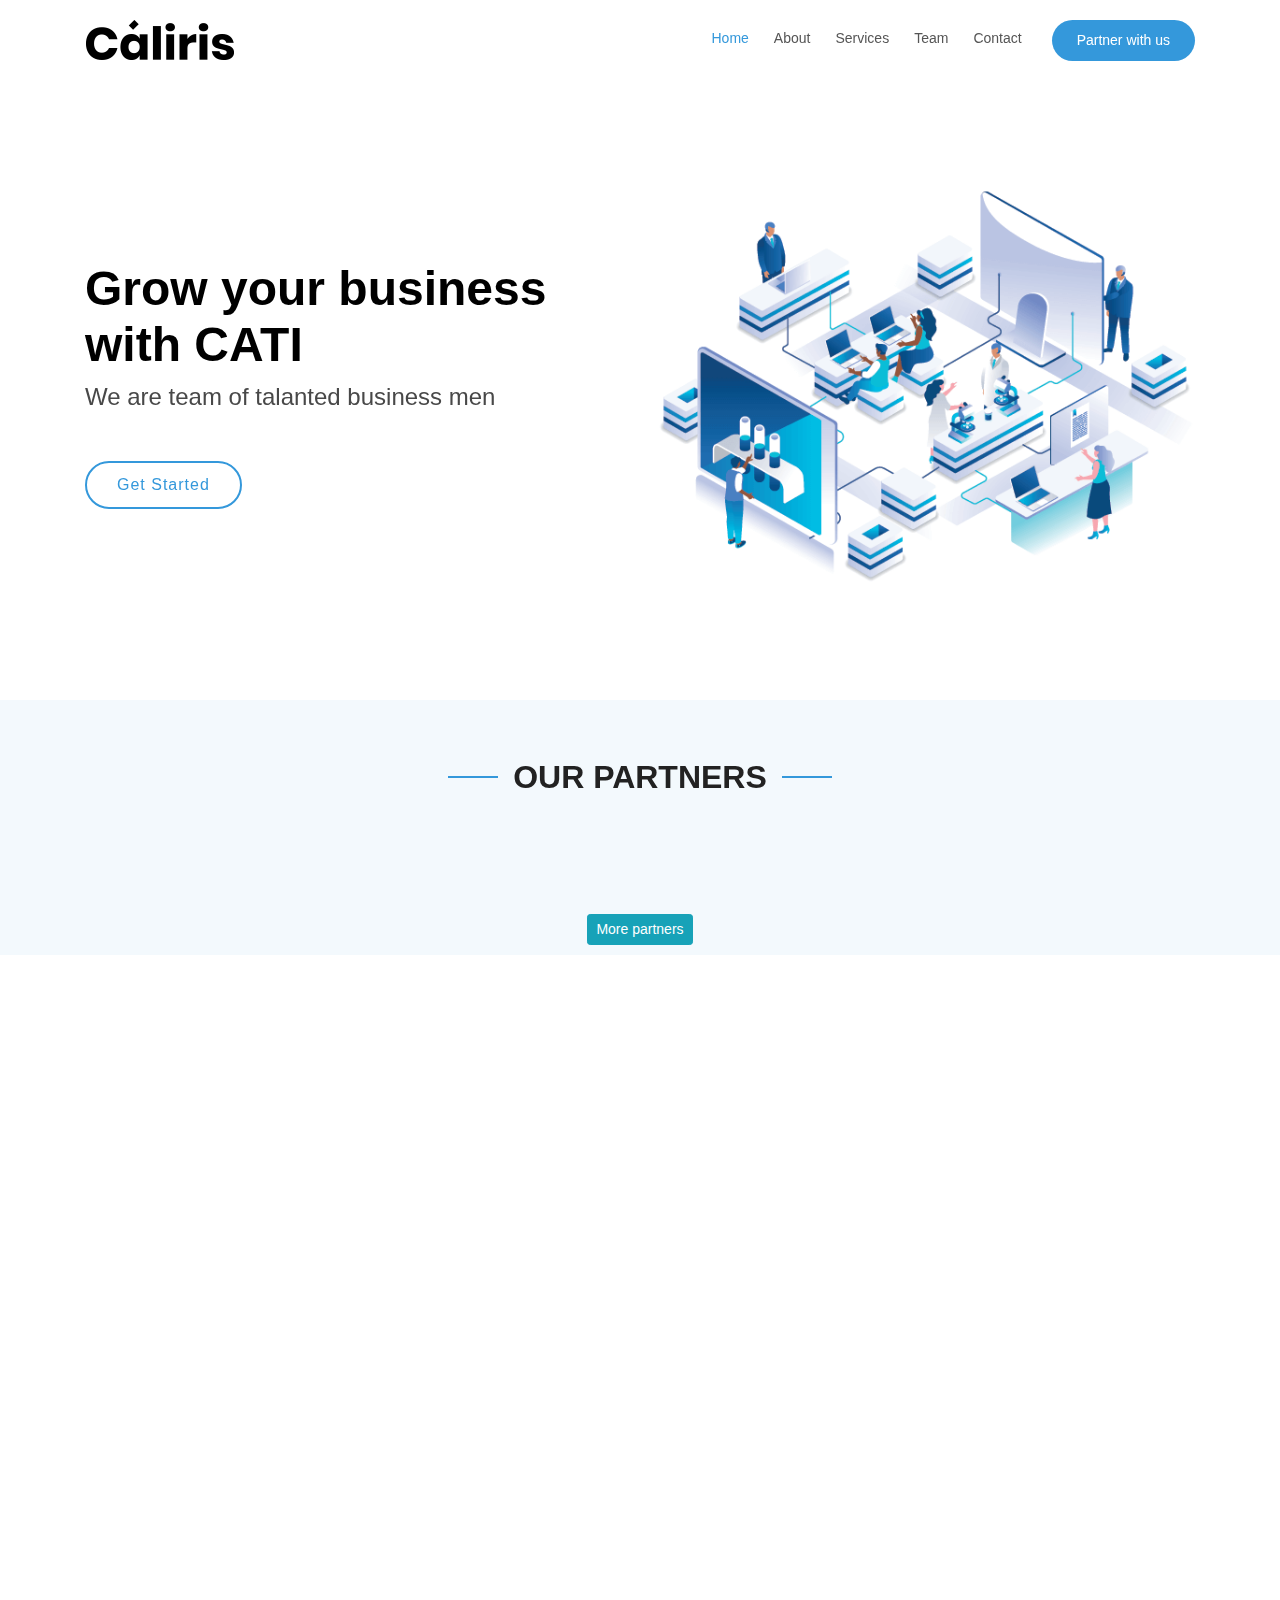
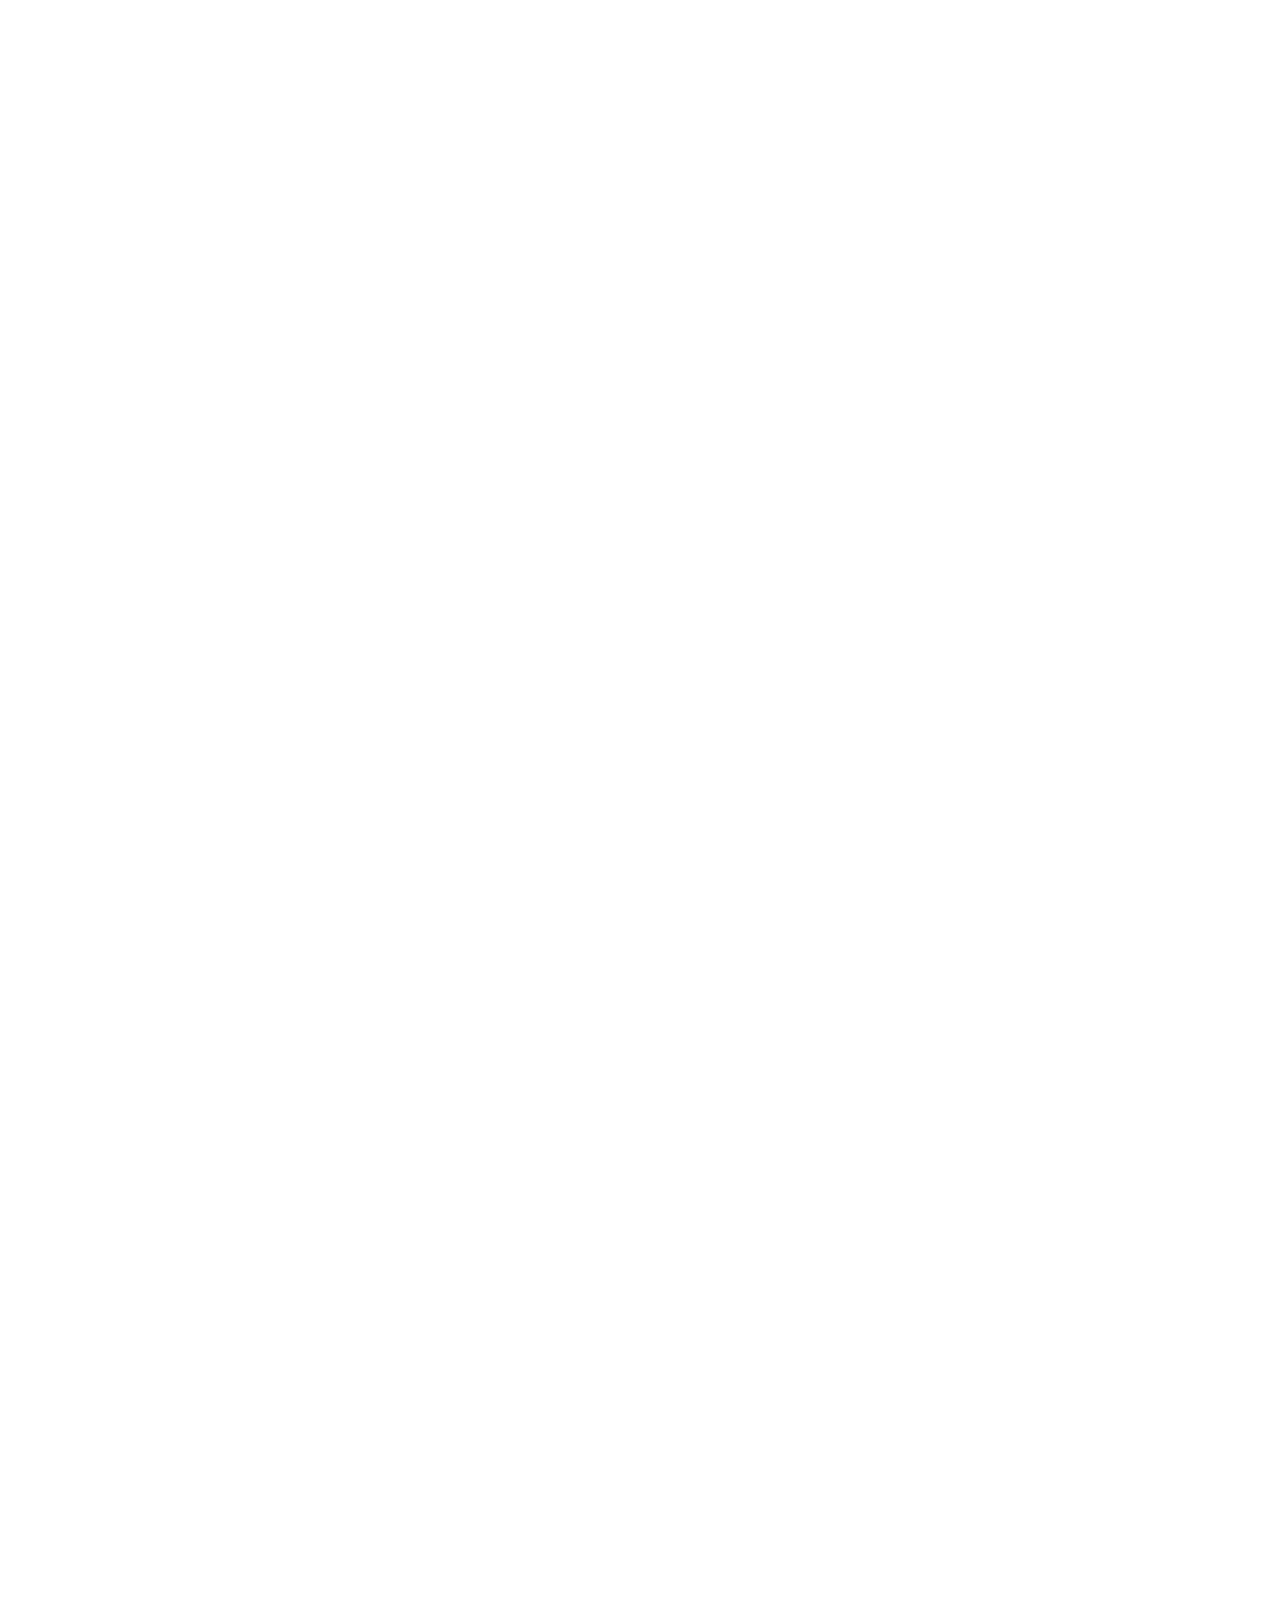
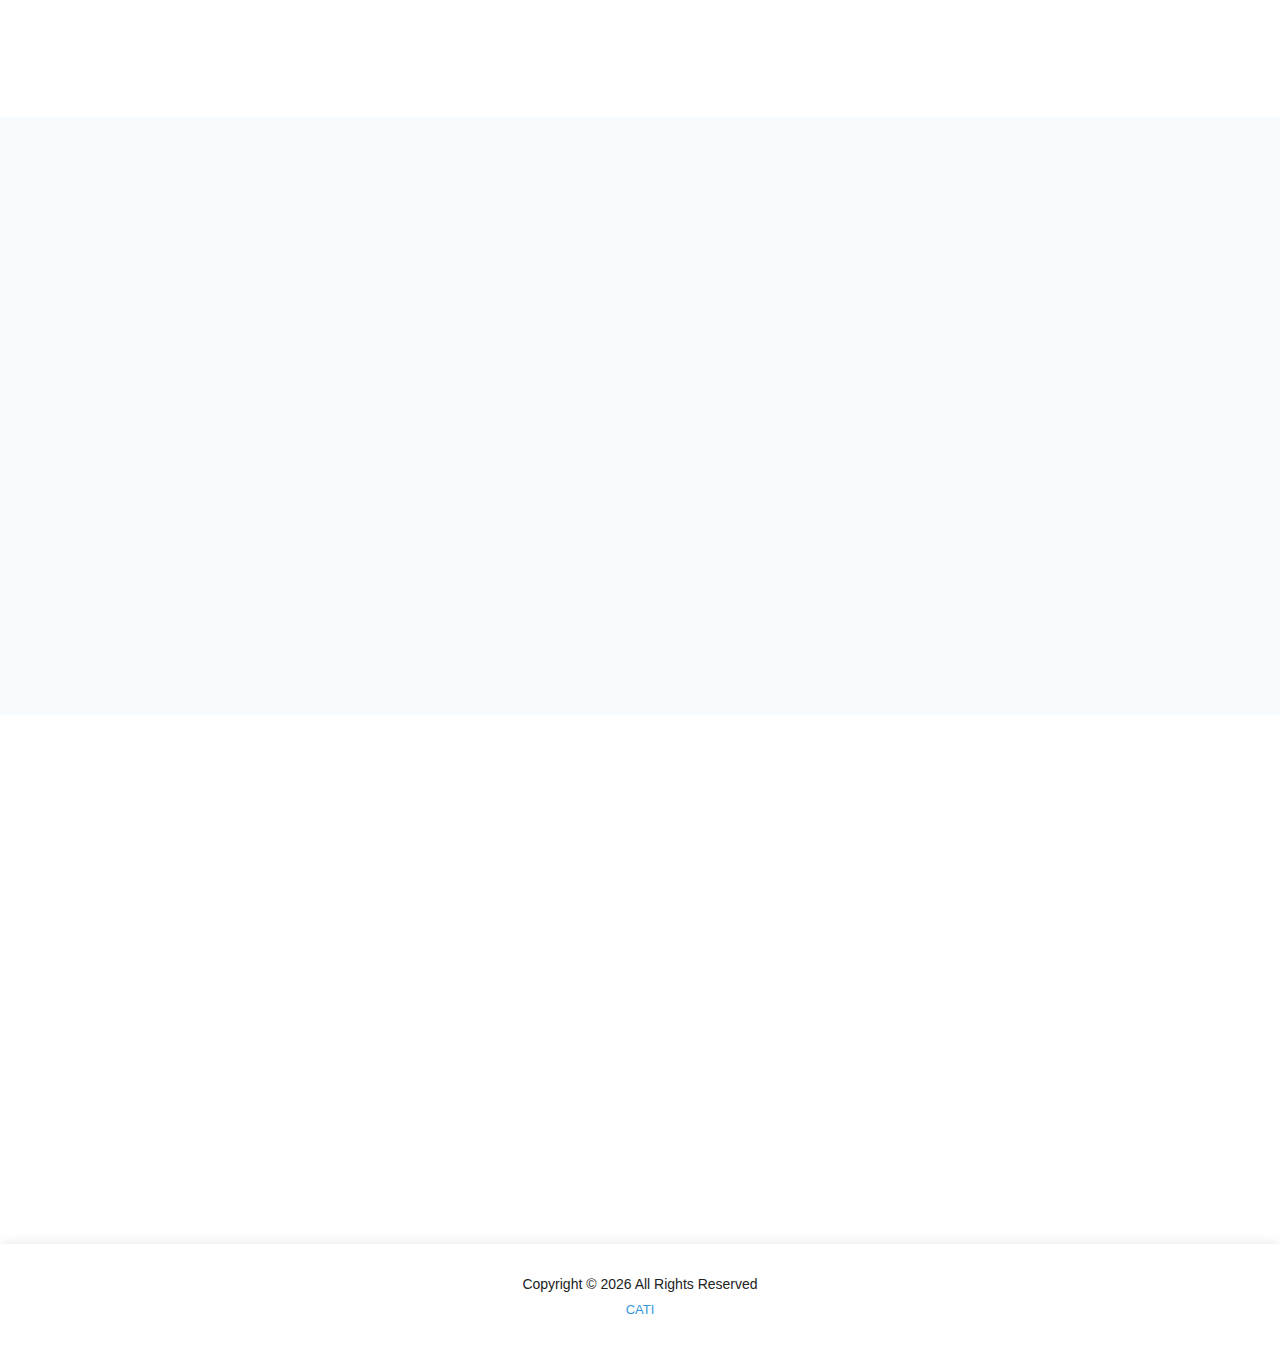
<file: index.html>
<!-- @format -->

<!DOCTYPE html>
<html lang="en">
	<head>
		<meta charset="utf-8" />
		<meta content="width=device-width, initial-scale=1.0" name="viewport" />

		<title>CATI - Home</title>
		<meta content="" name="descriptison" />
		<meta content="" name="keywords" />

		<!-- Favicons -->
		<!-- <link href="assets/img/favicon.png" rel="icon" /> -->

		<link
			href="assets/vendor/bootstrap/css/bootstrap.min.css"
			rel="stylesheet"
		/>
		<link href="assets/vendor/icofont/icofont.min.css" rel="stylesheet" />
		<link href="assets/vendor/remixicon/remixicon.css" rel="stylesheet" />
		<link href="assets/vendor/boxicons/css/boxicons.min.css" rel="stylesheet" />
		<link
			href="assets/vendor/owl.carousel/assets/owl.carousel.min.css"
			rel="stylesheet"
		/>
		<link href="assets/vendor/aos/aos.css" rel="stylesheet" />

		<link href="assets/css/style.css" rel="stylesheet" />


	</head>

	<body>
		<!-- ======= Header ======= -->
		<header id="header" class="fixed-top d-flex align-items-center">
			<div class="container d-flex align-items-center">
				<div class="logo mr-auto">

					<a href="index.html"><img src="assets/img/logo.png" alt="" class="img-fluid"></a>
				</div>

				<nav class="nav-menu d-none d-lg-block">
					<ul>
						<li class="active"><a href="#header">Home</a></li>
						<li><a href="#about">About</a></li>
						<li><a href="#services">Services</a></li>
						<li><a href="#team">Team</a></li>
						<!-- <li class="drop-down">
							<a href="">Drop Down</a>
							<ul>
								<li><a href="#">Drop Down 1</a></li>
								<li class="drop-down">
									<a href="#">Drop Down 2</a>
									<ul>
										<li><a href="#">Deep Drop Down 1</a></li>
										<li><a href="#">Deep Drop Down 2</a></li>
										<li><a href="#">Deep Drop Down 3</a></li>
										<li><a href="#">Deep Drop Down 4</a></li>
										<li><a href="#">Deep Drop Down 5</a></li>
									</ul>
								</li>
								<li><a href="#">Drop Down 3</a></li>
								<li><a href="#">Drop Down 4</a></li>
								<li><a href="#">Drop Down 5</a></li>
							</ul>
						</li> -->
						<li><a href="#contact">Contact</a></li>

						<li class="get-started"><a href="partner.html">Partner with us</a></li>
					</ul>
				</nav>
				<!-- .nav-menu -->
			</div>
		</header>
		<!-- End Header -->

		<!-- ======= Hero Section ======= -->
		<section id="hero" class="d-flex align-items-center">
			<div class="container">
				<div class="row">
					<div
						class="col-lg-6 pt-5 pt-lg-0 order-2 order-lg-1 d-flex flex-column justify-content-center"
					>
						<h1 data-aos="fade-up">Grow your business with CATI</h1>
						<h2 data-aos="fade-up" data-aos-delay="400">
							We are team of talanted business men 
						</h2>
						<div data-aos="fade-up" data-aos-delay="800">
							<a href="#about" class="btn-get-started scrollto">Get Started</a>
						</div>
					</div>
					<div
						class="col-lg-6 order-1 order-lg-2 hero-img"
						data-aos="fade-left"
						data-aos-delay="200"
					>
						<img
							src="assets/img/hero-img.png"
							class="img-fluid animated"
							alt=""
						/>
					</div>
				</div>
			</div>
		</section>
		<!-- End Hero -->

		<main id="main">
			<!-- ======= Clients Section ======= -->
			<section id="clients" class="clients clients">
				<div class="section-title mt-5 mb-3" data-aos="fade-up">
					<h2>Our partners</h2>
				</div>
				<div class="container">
					<div class="row">
						<div class="col-lg-2 col-md-4 col-6">
							<img
								src="assets/img/clients/client-1.png"
								class="img-fluid"
								alt=""
								data-aos="zoom-in"
							/>
						</div>

						<div class="col-lg-2 col-md-4 col-6">
							<img
								src="assets/img/clients/client-2.png"
								class="img-fluid"
								alt=""
								data-aos="zoom-in"
								data-aos-delay="100"
							/>
						</div>

						<div class="col-lg-2 col-md-4 col-6">
							<img
								src="assets/img/clients/client-3.png"
								class="img-fluid"
								alt=""
								data-aos="zoom-in"
								data-aos-delay="200"
							/>
						</div>

						<div class="col-lg-2 col-md-4 col-6">
							<img
								src="assets/img/clients/client-4.png"
								class="img-fluid"
								alt=""
								data-aos="zoom-in"
								data-aos-delay="300"
							/>
						</div>

						<div class="col-lg-2 col-md-4 col-6">
							<img
								src="assets/img/clients/client-5.png"
								class="img-fluid"
								alt=""
								data-aos="zoom-in"
								data-aos-delay="400"
							/>
						</div>

						<div class="col-lg-2 col-md-4 col-6">
							<img
								src="assets/img/clients/client-6.png"
								class="img-fluid"
								alt=""
								data-aos="zoom-in"
								data-aos-delay="500"
							/>
						</div>
					</div>
					<a href="#part"  data-toggle="collapse" class="btn btn-info btn-sm">More partners</a>
                    

					<div class="row collapse" id="part">
						<div class="col-lg-2 col-md-4 col-6">
							<img
								src="assets/img/clients/client-1.png"
								class="img-fluid"
								alt=""
								data-aos="zoom-in"
							/>
						</div>

						<div class="col-lg-2 col-md-4 col-6">
							<img
								src="assets/img/clients/client-2.png"
								class="img-fluid"
								alt=""
								data-aos="zoom-in"
								data-aos-delay="100"
							/>
						</div>

						<div class="col-lg-2 col-md-4 col-6">
							<img
								src="assets/img/clients/client-3.png"
								class="img-fluid"
								alt=""
								data-aos="zoom-in"
								data-aos-delay="200"
							/>
						</div>

						<div class="col-lg-2 col-md-4 col-6">
							<img
								src="assets/img/clients/client-4.png"
								class="img-fluid"
								alt=""
								data-aos="zoom-in"
								data-aos-delay="300"
							/>
						</div>

						<div class="col-lg-2 col-md-4 col-6">
							<img
								src="assets/img/clients/client-5.png"
								class="img-fluid"
								alt=""
								data-aos="zoom-in"
								data-aos-delay="400"
							/>
						</div>

						<div class="col-lg-2 col-md-4 col-6">
							<img
								src="assets/img/clients/client-6.png"
								class="img-fluid"
								alt=""
								data-aos="zoom-in"
								data-aos-delay="500"
							/>
						</div>

					</div>
				</div>
			</section>
			<!-- End Clients Section -->

			<!-- ======= About Us Section ======= -->
			<section id="about" class="about">
				<div class="container">
					<div class="section-title" data-aos="fade-up">
						<h2>About Us</h2>
					</div>

					<div class="row content">
						<div class="col-lg-6" data-aos="fade-up" data-aos-delay="150">
							<p>
								Lorem ipsum dolor sit amet, consectetur adipiscing elit, sed do
								eiusmod tempor incididunt ut labore et dolore magna aliqua.
							</p>
							<ul>
								<li>
									<i class="ri-check-double-line"></i> Ullamco laboris nisi ut
									aliquip ex ea commodo consequat
								</li>
								<li>
									<i class="ri-check-double-line"></i> Duis aute irure dolor in
									reprehenderit in voluptate velit
								</li>
								<li>
									<i class="ri-check-double-line"></i> Ullamco laboris nisi ut
									aliquip ex ea commodo consequat
								</li>
								<li>
									<i class="ri-check-double-line"></i> Ullamco laboris nisi ut
									aliquip ex ea commodo consequat
								</li>
								<li>
									<i class="ri-check-double-line"></i> Duis aute irure dolor in
									reprehenderit in voluptate velit
								</li>
								<li>
									<i class="ri-check-double-line"></i> Ullamco laboris nisi ut
									aliquip ex ea commodo consequat
								</li>
							</ul>
						</div>
						<div
							class="col-lg-6 pt-4 pt-lg-0"
							data-aos="fade-up"
							data-aos-delay="300"
						>
							<p>
								Ullamco laboris nisi ut aliquip ex ea commodo consequat. Duis
								aute irure dolor in reprehenderit in voluptate velit esse cillum
								dolore eu fugiat nulla pariatur. Excepteur sint occaecat
								cupidatat non proident, sunt in culpa qui officia deserunt
								mollit anim id est laborum.
							</p>
							<p>
								Ullamco laboris nisi ut aliquip ex ea commodo consequat. Duis
								aute irure dolor in reprehenderit in voluptate velit esse cillum
								dolore eu fugiat nulla pariatur. Excepteur sint occaecat
								cupidatat non proident, sunt in culpa qui officia deserunt
								mollit anim id est laborum.
							</p>
							<p>
								Ullamco laboris nisi ut aliquip ex ea commodo consequat. Duis
								aute irure dolor in reprehenderit in voluptate velit esse cillum
								dolore eu fugiat nulla pariatur. Excepteur sint occaecat
								cupidatat non proident, sunt in culpa qui officia deserunt
								mollit anim id est laborum.
							</p>
							<a href="More.html" class="btn-learn-more">Learn More</a>
						</div>
					</div>
				</div>
			</section>
			<!-- End About Us Section -->

		

			<!-- ======= Services Section ======= -->
			<section id="services" class="services">
				<div class="container">
					<div class="section-title" data-aos="fade-up">
						<h2>Services</h2>
						<p>
							Magnam dolores commodi suscipit eius consequatur ex aliquid fug
						</p>
					</div>

					<div class="row">
						<div
							class="col-md-6 col-lg-3 d-flex align-items-stretch mb-5 mb-lg-0"
						>
							<div class="icon-box" data-aos="fade-up" data-aos-delay="100">
								<div class="icon"><i class="bx bxl-dribbble"></i></div>
								<h4 class="title"><a href="">Biz2DevAfrika
								</a></h4>
								<p class="description">
									Voluptatum deleniti atque corrupti quos dolores et quas
									molestias excepturi
								</p>
							</div>
						</div>

						<div
							class="col-md-6 col-lg-3 d-flex align-items-stretch mb-5 mb-lg-0"
						>
							<div class="icon-box" data-aos="fade-up" data-aos-delay="200">
								<div class="icon"><i class="bx bx-file"></i></div>
								<h4 class="title"><a href="">Centre de
									Development</a></h4>
								<p class="description">
									Duis aute irure dolor in reprehenderit in voluptate velit esse
									cillum dolore
								</p>
							</div>
						</div>

						<div
							class="col-md-6 col-lg-3 d-flex align-items-stretch mb-5 mb-lg-0"
						>
							<div class="icon-box" data-aos="fade-up" data-aos-delay="300">
								<div class="icon"><i class="bx bx-tachometer"></i></div>
								<h4 class="title"><a href="">Audit & Conseil
								</a></h4>
								<p class="description">
									Excepteur sint occaecat cupidatat non proident, sunt in culpa
									qui officia
								</p>
							</div>
						</div>

						<div
							class="col-md-6 col-lg-3 d-flex align-items-stretch mb-5 mb-lg-0"
						>
							<div class="icon-box" data-aos="fade-up" data-aos-delay="400">
								<div class="icon"><i class="bx bx-world"></i></div>
								<h4 class="title"><a href="">Formation </a></h4>
								<p class="description">
									At vero eos et accusamus et iusto odio dignissimos ducimus qui
									blanditiis
								</p>
							</div>
						</div>
					</div>
					<div class="row mt-5 text-center">
						<div
						class="col-md-12 col-lg-12  align-items-stretch mb-5 mb-lg-0"
					>
						<div class="icon-box" data-aos="fade-up" data-aos-delay="400">
							<div class="icon"><i class="bx bx-world"></i></div>
							<h4 class="title"><a href="">Transnumerik
							</a></h4>
							<p class="description">
								At vero eos et accusamus et iusto odio dignissimos ducimus qui
								blanditiis
							</p>
						</div>
					</div>

					</div>
				</div>
			</section>
			<!-- End Services Section -->

			<!-- ======= More Services Section ======= -->
			<section id="more-services" class="more-services">
				<div class="container">
					<div class="row">
						<div class="col-md-6 d-flex align-items-stretch">
							<div
								class="card"
								style="background-image: url('assets/img/more-services-1.jpg')"
								data-aos="fade-up"
								data-aos-delay="100"
							>
								<div class="card-body">
									<h5 class="card-title"><a href="">Biz2DevAfrika</a></h5>
									<p class="card-text">
										Lorem ipsum dolor sit amet, consectetur elit, sed do eiusmod
										tempor ut labore et dolore magna aliqua.
									</p>
								</div>
							</div>
						</div>
						<div class="col-md-6 d-flex align-items-stretch mt-4 mt-md-0">
							<div
								class="card"
								style="background-image: url('assets/img/more-services-2.jpg')"
								data-aos="fade-up"
								data-aos-delay="200"
							>
								<div class="card-body">
									<h5 class="card-title"><a href="">Centre de
										Development
										</a></h5>
									<p class="card-text">
										Sed ut perspiciatis unde omnis iste natus error sit
										voluptatem doloremque laudantium, totam rem.
									</p>

								</div>
							</div>
						</div>
						<div class="col-md-6 d-flex align-items-stretch mt-4">
							<div
								class="card"
								style="background-image: url('assets/img/more-services-3.jpg')"
								data-aos="fade-up"
								data-aos-delay="100"
							>
								<div class="card-body">
									<h5 class="card-title"><a href="">Audit & Conseil</a></h5>
									<p class="card-text">
										Nemo enim ipsam voluptatem quia voluptas sit aut odit aut
										fugit, sed quia magni dolores.
									</p>

								</div>
							</div>
						</div>
						<div class="col-md-6 d-flex align-items-stretch mt-4">
							<div
								class="card"
								style="background-image: url('assets/img/more-services-4.jpg')"
								data-aos="fade-up"
								data-aos-delay="200"
							>
								<div class="card-body">
									<h5 class="card-title"><a href="">Formation </a></h5>
									<p class="card-text">
										Nostrum eum sed et autem dolorum perspiciatis. Magni porro
										quisquam laudantium voluptatem.
									</p>

								</div>
							</div>
						</div>
					</div>
					<div class="row mt-5">
						<div class="col-md-12 d-flex align-items-stretch">
							<div
								class="card"
								style="background-image: url('assets/img/more-services-1.jpg')"
								data-aos="fade-up"
								data-aos-delay="100"
							>
								<div class="card-body">
									<h5 class="card-title"><a href="">Transnumerik
									</a></h5>
									<p class="card-text">
										Lorem ipsum dolor sit amet, consectetur elit, sed do eiusmod
										tempor ut labore et dolore magna aliqua.
									</p>

								</div>
							</div>
						</div>

					</div>
				</div>
			</section>
			<!-- End More Services Section -->

	



			<!-- ======= Team Section ======= -->
			<section id="team" class="team section-bg">
				<div class="container">
					<div class="section-title" data-aos="fade-up">
						<h2>Team</h2>
						<p>Necessitatibus eius consequatur ex aliquid fuga eum quidem</p>
					</div>

					<div class="row">
						<div class="col-lg-3 col-md-6 d-flex align-items-stretch">
							<div class="member" data-aos="fade-up" data-aos-delay="100">
								<div class="member-img">
									<img
										src="assets/img/team/team-1.jpg"
										class="img-fluid"
										alt=""
									/>
									<div class="social">
										<a href=""><i class="icofont-twitter"></i></a>
										<a href=""><i class="icofont-facebook"></i></a>
										<a href=""><i class="icofont-instagram"></i></a>
										<a href=""><i class="icofont-linkedin"></i></a>
									</div>
								</div>
								<div class="member-info">
									<h4>Walter White</h4>
									<span>Chief Executive Officer</span>
								</div>
							</div>
						</div>

						<div class="col-lg-3 col-md-6 d-flex align-items-stretch">
							<div class="member" data-aos="fade-up" data-aos-delay="200">
								<div class="member-img">
									<img
										src="assets/img/team/team-2.jpg"
										class="img-fluid"
										alt=""
									/>
									<div class="social">
										<a href=""><i class="icofont-twitter"></i></a>
										<a href=""><i class="icofont-facebook"></i></a>
										<a href=""><i class="icofont-instagram"></i></a>
										<a href=""><i class="icofont-linkedin"></i></a>
									</div>
								</div>
								<div class="member-info">
									<h4>Sarah Jhonson</h4>
									<span>Product Manager</span>
								</div>
							</div>
						</div>

						<div class="col-lg-3 col-md-6 d-flex align-items-stretch">
							<div class="member" data-aos="fade-up" data-aos-delay="300">
								<div class="member-img">
									<img
										src="assets/img/team/team-3.jpg"
										class="img-fluid"
										alt=""
									/>
									<div class="social">
										<a href=""><i class="icofont-twitter"></i></a>
										<a href=""><i class="icofont-facebook"></i></a>
										<a href=""><i class="icofont-instagram"></i></a>
										<a href=""><i class="icofont-linkedin"></i></a>
									</div>
								</div>
								<div class="member-info">
									<h4>William Anderson</h4>
									<span>CTO</span>
								</div>
							</div>
						</div>

						<div class="col-lg-3 col-md-6 d-flex align-items-stretch">
							<div class="member" data-aos="fade-up" data-aos-delay="400">
								<div class="member-img">
									<img
										src="assets/img/team/team-4.jpg"
										class="img-fluid"
										alt=""
									/>
									<div class="social">
										<a href=""><i class="icofont-twitter"></i></a>
										<a href=""><i class="icofont-facebook"></i></a>
										<a href=""><i class="icofont-instagram"></i></a>
										<a href=""><i class="icofont-linkedin"></i></a>
									</div>
								</div>
								<div class="member-info">
									<h4>Amanda Jepson</h4>
									<span>Accountant</span>
								</div>
							</div>
						</div>
					</div>
				</div>
			</section>
			<!-- End Team Section -->



			<!-- ======= Contact Section ======= -->
			<section id="contact" class="contact">
				<div class="container">
					<div class="section-title" data-aos="fade-up">
						<h2>Contact Us</h2>
					</div>

					<div class="row">
						<div
							class="col-lg-4 col-md-6"
							data-aos="fade-up"
							data-aos-delay="100"
						>
							<div class="contact-about">
								<div class="logo mr-auto mb-3">

									<a href="index.html"><img src="assets/img/logo.png" width="200" alt="" class="img-fluid"></a>
								</div>
								<p>
									Cras fermentum odio eu feugiat. Justo eget magna fermentum
									iaculis eu non diam phasellus. Scelerisque felis imperdiet
									proin fermentum leo. Amet volutpat consequat mauris nunc
									congue.
								</p>
								<div class="social-links">
									<a href="#" class="twitter"
										><i class="icofont-twitter"></i
									></a>
									<a href="#" class="facebook"
										><i class="icofont-facebook"></i
									></a>
									<a href="#" class="instagram"
										><i class="icofont-envelope-open"></i
									></a>
									<a href="#" class="linkedin"
										><i class="icofont-linkedin"></i
									></a>
								</div>
							</div>
						</div>

						<div
							class="col-lg-3 col-md-6 mt-4 mt-md-0"
							data-aos="fade-up"
							data-aos-delay="200"
						>
							<div class="info">
								<div>
									<i class="ri-map-pin-line"></i>
									<p>A108 dummy street<br />New York, NY 535022</p>
								</div>

								<div>
									<i class="ri-mail-send-line"></i>
									<p>info@example.com</p>
								</div>

								<div>
									<i class="ri-phone-line"></i>
									<p>+1 5589 55488 55s</p>
								</div>
							</div>
						</div>

						<div
							class="col-lg-5 col-md-12"
							data-aos="fade-up"
							data-aos-delay="300"
						>
							<form
								action=""
								method="post"
								role="form"
								class="php-email-form"
							>
								<div class="form-group">
									<input
										type="text"
										name="name"
										class="form-control"
										id="name"
										placeholder="Your Name"
										data-rule="minlen:4"
										data-msg="Please enter at least 4 chars"
									/>
									<div class="validate"></div>
								</div>
								<div class="form-group">
									<input
										type="email"
										class="form-control"
										name="email"
										id="email"
										placeholder="Your Email"
										data-rule="email"
										data-msg="Please enter a valid email"
									/>
									<div class="validate"></div>
								</div>
								<div class="form-group">
									<input
										type="text"
										class="form-control"
										name="subject"
										id="subject"
										placeholder="Subject"
										data-rule="minlen:4"
										data-msg="Please enter at least 8 chars of subject"
									/>
									<div class="validate"></div>
								</div>
								<div class="form-group">
									<textarea
										class="form-control"
										name="message"
										rows="5"
										data-rule="required"
										data-msg="Please write something for us"
										placeholder="Message"
									></textarea>
									<div class="validate"></div>
								</div>
								<div class="mb-3">
									<div class="loading">Loading</div>
									<div class="error-message"></div>
									<div class="sent-message">
										Your message has been sent. Thank you!
									</div>
								</div>
								<div class="text-center">
									<button type="submit">Send Message</button>
								</div>
							</form>
						</div>
					</div>
				</div>
			</section>
			<!-- End Contact Section -->
		</main>
		<!-- End #main -->

  <!-- ======= Footer ======= -->
  <footer id="footer">
    <div class="container ">
      <div class="row d-flex align-items-center">
        <div class="col-lg-12  text-center">
          <div class="copyright">
           Copyright  &copy; <script>
             document.write(new Date().getFullYear())

           </script> All Rights Reserved
          </div>
          <div class="credits">
          <a href="#">CATI</a>
          </div>
        </div>

      </div>
    </div>
  </footer><!-- End Footer -->

		<a href="#" class="back-to-top"><i class="icofont-simple-up"></i></a>

		<!-- Vendor JS Files -->
		<script src="assets/vendor/jquery/jquery.min.js"></script>
		<script src="assets/vendor/bootstrap/js/bootstrap.bundle.min.js"></script>
		<script src="assets/vendor/jquery.easing/jquery.easing.min.js"></script>
		<!-- <script src="assets/vendor/php-email-form/validate.js"></script> -->
		<script src="assets/vendor/waypoints/jquery.waypoints.min.js"></script>
		<script src="assets/vendor/counterup/counterup.min.js"></script>
		<script src="assets/vendor/owl.carousel/owl.carousel.min.js"></script>
		<script src="assets/vendor/isotope-layout/isotope.pkgd.min.js"></script>
		<script src="assets/vendor/venobox/venobox.min.js"></script>
		<script src="assets/vendor/aos/aos.js"></script>

		<!-- Template Main JS File -->
		<script src="assets/js/main.js"></script>
	</body>
</html>
</file>
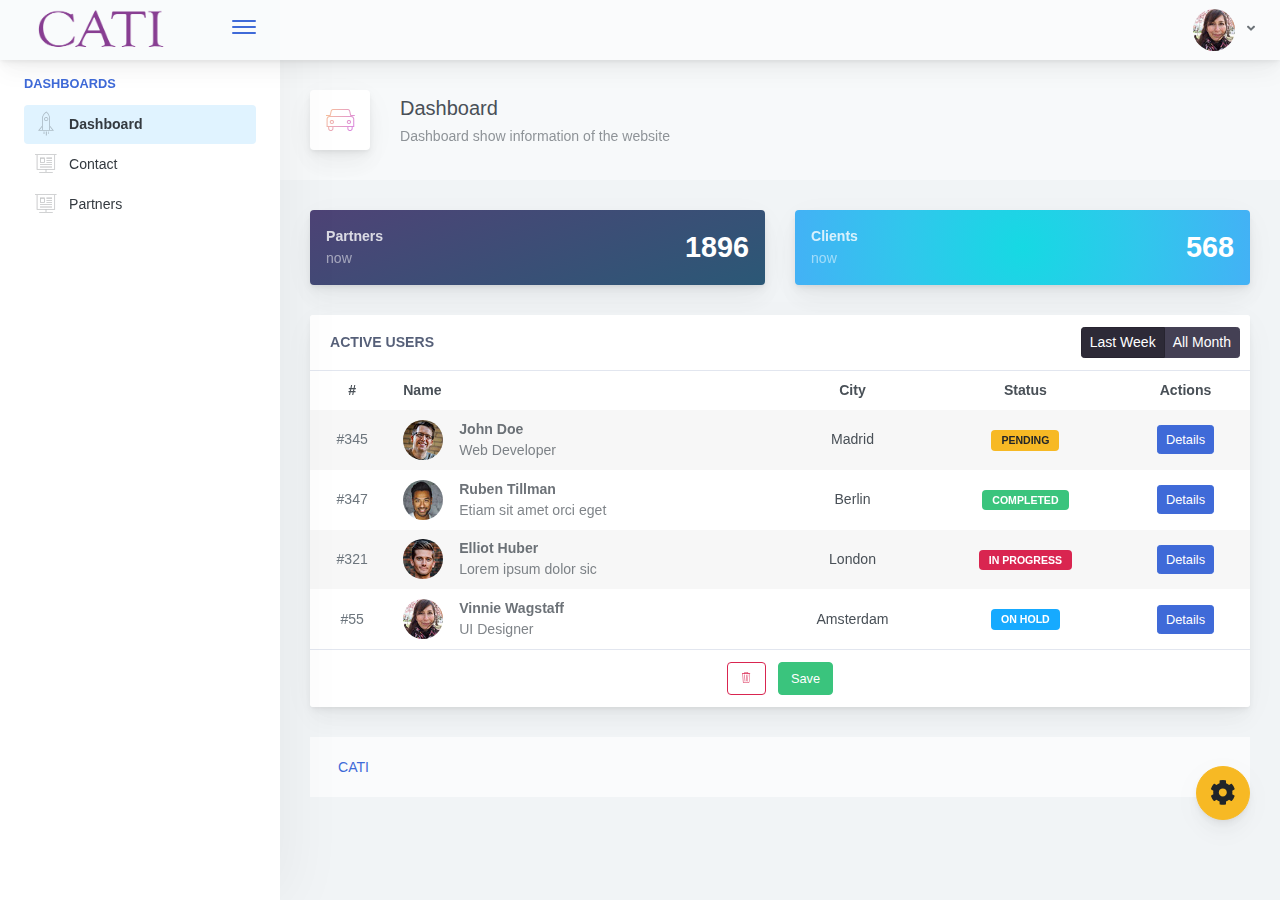
<file: admin/index.html>
<!doctype html>
<html lang="en">

<head>
    <meta charset="utf-8">
    <meta http-equiv="X-UA-Compatible" content="IE=edge">
    <meta http-equiv="Content-Language" content="en">
    <meta http-equiv="Content-Type" content="text/html; charset=utf-8"/>
    <title>Analytics Dashboard - This is an example dashboard created using build-in elements and components.</title>
    <meta name="viewport" content="width=device-width, initial-scale=1, maximum-scale=1, user-scalable=no, shrink-to-fit=no" />
    <meta name="description" content="This is an example dashboard created using build-in elements and components.">
    <meta name="msapplication-tap-highlight" content="no">

<link href="./main.css" rel="stylesheet"></head>
<body>
    <div class="app-container app-theme-white body-tabs-shadow fixed-sidebar fixed-header">
        <div class="app-header header-shadow">
            <div class="app-header__logo">
                <a href="index.html" class="navbar-brand"><img src="assets/images/logo-inverse.png" width="150" alt=""></a>
                <div class="header__pane ml-auto">
                    <div>
                        <button type="button" class="hamburger close-sidebar-btn hamburger--elastic" data-class="closed-sidebar">
                            <span class="hamburger-box">
                                <span class="hamburger-inner"></span>
                            </span>
                        </button>
                    </div>
                </div>
            </div>
            <div class="app-header__mobile-menu">
                <div>
                    <button type="button" class="hamburger hamburger--elastic mobile-toggle-nav">
                        <span class="hamburger-box">
                            <span class="hamburger-inner"></span>
                        </span>
                    </button>
                </div>
            </div>
            <div class="app-header__menu">
                <span>
                    <button type="button" class="btn-icon btn-icon-only btn btn-primary btn-sm mobile-toggle-header-nav">
                        <span class="btn-icon-wrapper">
                            <i class="fa fa-ellipsis-v fa-w-6"></i>
                        </span>
                    </button>
                </span>
            </div>    <div class="app-header__content">

                <div class="app-header-right">
                    <div class="header-btn-lg pr-0">
                        <div class="widget-content p-0">
                            <div class="widget-content-wrapper">
                                <div class="widget-content-left">
                                    <div class="btn-group">
                                        <a data-toggle="dropdown" aria-haspopup="true" aria-expanded="false" class="p-0 btn">
                                            <img width="42" class="rounded-circle" src="assets/images/avatars/1.jpg" alt="">
                                            <i class="fa fa-angle-down ml-2 opacity-8"></i>
                                        </a>
                                        <div tabindex="-1" role="menu" aria-hidden="true" class="dropdown-menu dropdown-menu-left">
                                            <a href="index.html" type="button"  class="dropdown-item">log out</a>


                                        </div>
                                    </div>
                                </div>
                                <div class="widget-content-left  ml-3 header-user-info">
                                    <div class="widget-heading">
                                        Alina Mclourd
                                    </div>
                                    <div class="widget-subheading">
                                        VP People Manager
                                    </div>
                                </div>

                            </div>
                        </div>
                    </div>        </div>
            </div>
        </div>        <div class="ui-theme-settings">
            <button type="button" id="TooltipDemo" class="btn-open-options btn btn-warning">
                <i class="fa fa-cog fa-w-16 fa-spin fa-2x"></i>
            </button>
            <div class="theme-settings__inner">
                <div class="scrollbar-container">
                    <div class="theme-settings__options-wrapper">
                        <h3 class="themeoptions-heading">Layout Options
                        </h3>
                        <div class="p-3">
                            <ul class="list-group">
                                <li class="list-group-item">
                                    <div class="widget-content p-0">
                                        <div class="widget-content-wrapper">
                                            <div class="widget-content-left mr-3">
                                                <div class="switch has-switch switch-container-class" data-class="fixed-header">
                                                    <div class="switch-animate switch-on">
                                                        <input type="checkbox" checked data-toggle="toggle" data-onstyle="success">
                                                    </div>
                                                </div>
                                            </div>
                                            <div class="widget-content-left">
                                                <div class="widget-heading">Fixed Header
                                                </div>
                                                <div class="widget-subheading">Makes the header top fixed, always visible!
                                                </div>
                                            </div>
                                        </div>
                                    </div>
                                </li>
                                <li class="list-group-item">
                                    <div class="widget-content p-0">
                                        <div class="widget-content-wrapper">
                                            <div class="widget-content-left mr-3">
                                                <div class="switch has-switch switch-container-class" data-class="fixed-sidebar">
                                                    <div class="switch-animate switch-on">
                                                        <input type="checkbox" checked data-toggle="toggle" data-onstyle="success">
                                                    </div>
                                                </div>
                                            </div>
                                            <div class="widget-content-left">
                                                <div class="widget-heading">Fixed Sidebar
                                                </div>
                                                <div class="widget-subheading">Makes the sidebar left fixed, always visible!
                                                </div>
                                            </div>
                                        </div>
                                    </div>
                                </li>
                                <li class="list-group-item">
                                    <div class="widget-content p-0">
                                        <div class="widget-content-wrapper">
                                            <div class="widget-content-left mr-3">
                                                <div class="switch has-switch switch-container-class" data-class="fixed-footer">
                                                    <div class="switch-animate switch-off">
                                                        <input type="checkbox" data-toggle="toggle" data-onstyle="success">
                                                    </div>
                                                </div>
                                            </div>
                                            <div class="widget-content-left">
                                                <div class="widget-heading">Fixed Footer
                                                </div>
                                                <div class="widget-subheading">Makes the app footer bottom fixed, always visible!
                                                </div>
                                            </div>
                                        </div>
                                    </div>
                                </li>
                            </ul>
                        </div>
                        <h3 class="themeoptions-heading">
                            <div>
                                Header Options
                            </div>
                            <button type="button" class="btn-pill btn-shadow btn-wide ml-auto btn btn-focus btn-sm switch-header-cs-class" data-class="">
                                Restore Default
                            </button>
                        </h3>
                        <div class="p-3">
                            <ul class="list-group">
                                <li class="list-group-item">
                                    <h5 class="pb-2">Choose Color Scheme
                                    </h5>
                                    <div class="theme-settings-swatches">
                                        <div class="swatch-holder bg-primary switch-header-cs-class" data-class="bg-primary header-text-light">
                                        </div>
                                        <div class="swatch-holder bg-secondary switch-header-cs-class" data-class="bg-secondary header-text-light">
                                        </div>
                                        <div class="swatch-holder bg-success switch-header-cs-class" data-class="bg-success header-text-dark">
                                        </div>
                                        <div class="swatch-holder bg-info switch-header-cs-class" data-class="bg-info header-text-dark">
                                        </div>
                                        <div class="swatch-holder bg-warning switch-header-cs-class" data-class="bg-warning header-text-dark">
                                        </div>
                                        <div class="swatch-holder bg-danger switch-header-cs-class" data-class="bg-danger header-text-light">
                                        </div>
                                        <div class="swatch-holder bg-light switch-header-cs-class" data-class="bg-light header-text-dark">
                                        </div>
                                        <div class="swatch-holder bg-dark switch-header-cs-class" data-class="bg-dark header-text-light">
                                        </div>
                                        <div class="swatch-holder bg-focus switch-header-cs-class" data-class="bg-focus header-text-light">
                                        </div>
                                        <div class="swatch-holder bg-alternate switch-header-cs-class" data-class="bg-alternate header-text-light">
                                        </div>
                                        <div class="divider">
                                        </div>
                                        <div class="swatch-holder bg-vicious-stance switch-header-cs-class" data-class="bg-vicious-stance header-text-light">
                                        </div>
                                        <div class="swatch-holder bg-midnight-bloom switch-header-cs-class" data-class="bg-midnight-bloom header-text-light">
                                        </div>
                                        <div class="swatch-holder bg-night-sky switch-header-cs-class" data-class="bg-night-sky header-text-light">
                                        </div>
                                        <div class="swatch-holder bg-slick-carbon switch-header-cs-class" data-class="bg-slick-carbon header-text-light">
                                        </div>
                                        <div class="swatch-holder bg-asteroid switch-header-cs-class" data-class="bg-asteroid header-text-light">
                                        </div>
                                        <div class="swatch-holder bg-royal switch-header-cs-class" data-class="bg-royal header-text-light">
                                        </div>
                                        <div class="swatch-holder bg-warm-flame switch-header-cs-class" data-class="bg-warm-flame header-text-dark">
                                        </div>
                                        <div class="swatch-holder bg-night-fade switch-header-cs-class" data-class="bg-night-fade header-text-dark">
                                        </div>
                                        <div class="swatch-holder bg-sunny-morning switch-header-cs-class" data-class="bg-sunny-morning header-text-dark">
                                        </div>
                                        <div class="swatch-holder bg-tempting-azure switch-header-cs-class" data-class="bg-tempting-azure header-text-dark">
                                        </div>
                                        <div class="swatch-holder bg-amy-crisp switch-header-cs-class" data-class="bg-amy-crisp header-text-dark">
                                        </div>
                                        <div class="swatch-holder bg-heavy-rain switch-header-cs-class" data-class="bg-heavy-rain header-text-dark">
                                        </div>
                                        <div class="swatch-holder bg-mean-fruit switch-header-cs-class" data-class="bg-mean-fruit header-text-dark">
                                        </div>
                                        <div class="swatch-holder bg-malibu-beach switch-header-cs-class" data-class="bg-malibu-beach header-text-light">
                                        </div>
                                        <div class="swatch-holder bg-deep-blue switch-header-cs-class" data-class="bg-deep-blue header-text-dark">
                                        </div>
                                        <div class="swatch-holder bg-ripe-malin switch-header-cs-class" data-class="bg-ripe-malin header-text-light">
                                        </div>
                                        <div class="swatch-holder bg-arielle-smile switch-header-cs-class" data-class="bg-arielle-smile header-text-light">
                                        </div>
                                        <div class="swatch-holder bg-plum-plate switch-header-cs-class" data-class="bg-plum-plate header-text-light">
                                        </div>
                                        <div class="swatch-holder bg-happy-fisher switch-header-cs-class" data-class="bg-happy-fisher header-text-dark">
                                        </div>
                                        <div class="swatch-holder bg-happy-itmeo switch-header-cs-class" data-class="bg-happy-itmeo header-text-light">
                                        </div>
                                        <div class="swatch-holder bg-mixed-hopes switch-header-cs-class" data-class="bg-mixed-hopes header-text-light">
                                        </div>
                                        <div class="swatch-holder bg-strong-bliss switch-header-cs-class" data-class="bg-strong-bliss header-text-light">
                                        </div>
                                        <div class="swatch-holder bg-grow-early switch-header-cs-class" data-class="bg-grow-early header-text-light">
                                        </div>
                                        <div class="swatch-holder bg-love-kiss switch-header-cs-class" data-class="bg-love-kiss header-text-light">
                                        </div>
                                        <div class="swatch-holder bg-premium-dark switch-header-cs-class" data-class="bg-premium-dark header-text-light">
                                        </div>
                                        <div class="swatch-holder bg-happy-green switch-header-cs-class" data-class="bg-happy-green header-text-light">
                                        </div>
                                    </div>
                                </li>
                            </ul>
                        </div>
                        <h3 class="themeoptions-heading">
                            <div>Sidebar Options</div>
                            <button type="button" class="btn-pill btn-shadow btn-wide ml-auto btn btn-focus btn-sm switch-sidebar-cs-class" data-class="">
                                Restore Default
                            </button>
                        </h3>
                        <div class="p-3">
                            <ul class="list-group">
                                <li class="list-group-item">
                                    <h5 class="pb-2">Choose Color Scheme
                                    </h5>
                                    <div class="theme-settings-swatches">
                                        <div class="swatch-holder bg-primary switch-sidebar-cs-class" data-class="bg-primary sidebar-text-light">
                                        </div>
                                        <div class="swatch-holder bg-secondary switch-sidebar-cs-class" data-class="bg-secondary sidebar-text-light">
                                        </div>
                                        <div class="swatch-holder bg-success switch-sidebar-cs-class" data-class="bg-success sidebar-text-dark">
                                        </div>
                                        <div class="swatch-holder bg-info switch-sidebar-cs-class" data-class="bg-info sidebar-text-dark">
                                        </div>
                                        <div class="swatch-holder bg-warning switch-sidebar-cs-class" data-class="bg-warning sidebar-text-dark">
                                        </div>
                                        <div class="swatch-holder bg-danger switch-sidebar-cs-class" data-class="bg-danger sidebar-text-light">
                                        </div>
                                        <div class="swatch-holder bg-light switch-sidebar-cs-class" data-class="bg-light sidebar-text-dark">
                                        </div>
                                        <div class="swatch-holder bg-dark switch-sidebar-cs-class" data-class="bg-dark sidebar-text-light">
                                        </div>
                                        <div class="swatch-holder bg-focus switch-sidebar-cs-class" data-class="bg-focus sidebar-text-light">
                                        </div>
                                        <div class="swatch-holder bg-alternate switch-sidebar-cs-class" data-class="bg-alternate sidebar-text-light">
                                        </div>
                                        <div class="divider">
                                        </div>
                                        <div class="swatch-holder bg-vicious-stance switch-sidebar-cs-class" data-class="bg-vicious-stance sidebar-text-light">
                                        </div>
                                        <div class="swatch-holder bg-midnight-bloom switch-sidebar-cs-class" data-class="bg-midnight-bloom sidebar-text-light">
                                        </div>
                                        <div class="swatch-holder bg-night-sky switch-sidebar-cs-class" data-class="bg-night-sky sidebar-text-light">
                                        </div>
                                        <div class="swatch-holder bg-slick-carbon switch-sidebar-cs-class" data-class="bg-slick-carbon sidebar-text-light">
                                        </div>
                                        <div class="swatch-holder bg-asteroid switch-sidebar-cs-class" data-class="bg-asteroid sidebar-text-light">
                                        </div>
                                        <div class="swatch-holder bg-royal switch-sidebar-cs-class" data-class="bg-royal sidebar-text-light">
                                        </div>
                                        <div class="swatch-holder bg-warm-flame switch-sidebar-cs-class" data-class="bg-warm-flame sidebar-text-dark">
                                        </div>
                                        <div class="swatch-holder bg-night-fade switch-sidebar-cs-class" data-class="bg-night-fade sidebar-text-dark">
                                        </div>
                                        <div class="swatch-holder bg-sunny-morning switch-sidebar-cs-class" data-class="bg-sunny-morning sidebar-text-dark">
                                        </div>
                                        <div class="swatch-holder bg-tempting-azure switch-sidebar-cs-class" data-class="bg-tempting-azure sidebar-text-dark">
                                        </div>
                                        <div class="swatch-holder bg-amy-crisp switch-sidebar-cs-class" data-class="bg-amy-crisp sidebar-text-dark">
                                        </div>
                                        <div class="swatch-holder bg-heavy-rain switch-sidebar-cs-class" data-class="bg-heavy-rain sidebar-text-dark">
                                        </div>
                                        <div class="swatch-holder bg-mean-fruit switch-sidebar-cs-class" data-class="bg-mean-fruit sidebar-text-dark">
                                        </div>
                                        <div class="swatch-holder bg-malibu-beach switch-sidebar-cs-class" data-class="bg-malibu-beach sidebar-text-light">
                                        </div>
                                        <div class="swatch-holder bg-deep-blue switch-sidebar-cs-class" data-class="bg-deep-blue sidebar-text-dark">
                                        </div>
                                        <div class="swatch-holder bg-ripe-malin switch-sidebar-cs-class" data-class="bg-ripe-malin sidebar-text-light">
                                        </div>
                                        <div class="swatch-holder bg-arielle-smile switch-sidebar-cs-class" data-class="bg-arielle-smile sidebar-text-light">
                                        </div>
                                        <div class="swatch-holder bg-plum-plate switch-sidebar-cs-class" data-class="bg-plum-plate sidebar-text-light">
                                        </div>
                                        <div class="swatch-holder bg-happy-fisher switch-sidebar-cs-class" data-class="bg-happy-fisher sidebar-text-dark">
                                        </div>
                                        <div class="swatch-holder bg-happy-itmeo switch-sidebar-cs-class" data-class="bg-happy-itmeo sidebar-text-light">
                                        </div>
                                        <div class="swatch-holder bg-mixed-hopes switch-sidebar-cs-class" data-class="bg-mixed-hopes sidebar-text-light">
                                        </div>
                                        <div class="swatch-holder bg-strong-bliss switch-sidebar-cs-class" data-class="bg-strong-bliss sidebar-text-light">
                                        </div>
                                        <div class="swatch-holder bg-grow-early switch-sidebar-cs-class" data-class="bg-grow-early sidebar-text-light">
                                        </div>
                                        <div class="swatch-holder bg-love-kiss switch-sidebar-cs-class" data-class="bg-love-kiss sidebar-text-light">
                                        </div>
                                        <div class="swatch-holder bg-premium-dark switch-sidebar-cs-class" data-class="bg-premium-dark sidebar-text-light">
                                        </div>
                                        <div class="swatch-holder bg-happy-green switch-sidebar-cs-class" data-class="bg-happy-green sidebar-text-light">
                                        </div>
                                    </div>
                                </li>
                            </ul>
                        </div>
                        <h3 class="themeoptions-heading">
                            <div>Main Content Options</div>
                            <button type="button" class="btn-pill btn-shadow btn-wide ml-auto active btn btn-focus btn-sm">Restore Default
                            </button>
                        </h3>
                        <div class="p-3">
                            <ul class="list-group">
                                <li class="list-group-item">
                                    <h5 class="pb-2">Page Section Tabs
                                    </h5>
                                    <div class="theme-settings-swatches">
                                        <div role="group" class="mt-2 btn-group">
                                            <button type="button" class="btn-wide btn-shadow btn-primary btn btn-secondary switch-theme-class" data-class="body-tabs-line">
                                                Line
                                            </button>
                                            <button type="button" class="btn-wide btn-shadow btn-primary active btn btn-secondary switch-theme-class" data-class="body-tabs-shadow">
                                                Shadow
                                            </button>
                                        </div>
                                    </div>
                                </li>
                            </ul>
                        </div>
                    </div>
                </div>
            </div>
        </div>        <div class="app-main">
                <div class="app-sidebar sidebar-shadow">
                    <div class="app-header__logo">
                        <div class="logo-src"></div>
                        <div class="header__pane ml-auto">
                            <div>
                                <button type="button" class="hamburger close-sidebar-btn hamburger--elastic" data-class="closed-sidebar">
                                    <span class="hamburger-box">
                                        <span class="hamburger-inner"></span>
                                    </span>
                                </button>
                            </div>
                        </div>
                    </div>
                    <div class="app-header__mobile-menu">
                        <div>
                            <button type="button" class="hamburger hamburger--elastic mobile-toggle-nav">
                                <span class="hamburger-box">
                                    <span class="hamburger-inner"></span>
                                </span>
                            </button>
                        </div>
                    </div>
                    <div class="app-header__menu">
                        <span>
                            <button type="button" class="btn-icon btn-icon-only btn btn-primary btn-sm mobile-toggle-header-nav">
                                <span class="btn-icon-wrapper">
                                    <i class="fa fa-ellipsis-v fa-w-6"></i>
                                </span>
                            </button>
                        </span>
                    </div>    <div class="scrollbar-sidebar">
                        <div class="app-sidebar__inner">
                            <ul class="vertical-nav-menu">
                                <li class="app-sidebar__heading">Dashboards</li>
                                <li>
                                    <a href="index.html" class="mm-active">
                                        <i class="metismenu-icon pe-7s-rocket"></i>
                                        Dashboard 
                                    </a>
                                </li>

 
                                <li  >
                                    <a href="tables-regular.html"  >
                                        <i class="metismenu-icon pe-7s-display2"></i>
                                       Contact
                                    </a>
                                </li>
                                 
                                <li  >
                                    <a href="partner.html"  >
                                        <i class="metismenu-icon pe-7s-display2"></i>
                                        Partners
                                    </a>
                                </li>
                               
                            </ul>
                        </div>
                    </div>
                </div>    <div class="app-main__outer">
                    <div class="app-main__inner">
                        <div class="app-page-title">
                            <div class="page-title-wrapper">
                                <div class="page-title-heading">
                                    <div class="page-title-icon">
                                        <i class="pe-7s-car icon-gradient bg-mean-fruit">
                                        </i>
                                    </div>
                                    <div>
                                         Dashboard
                                        <div class="page-title-subheading">Dashboard show information of the website
                                        </div>
                                    </div>
                                </div>
                          </div>
                        </div>
                        <div class="row">
                            <div class="col-md-6 col-xl-6">
                                <div class="card mb-3 widget-content bg-midnight-bloom">
                                    <div class="widget-content-wrapper text-white">
                                        <div class="widget-content-left">
                                            <div class="widget-heading">Partners</div>
                                            <div class="widget-subheading">now</div>
                                        </div>
                                        <div class="widget-content-right">
                                            <div class="widget-numbers text-white"><span>1896</span></div>
                                        </div>
                                    </div>
                                </div>
                            </div>
                            <div class="col-md-6 col-xl-6">
                                <div class="card mb-3 widget-content bg-arielle-smile">
                                    <div class="widget-content-wrapper text-white">
                                        <div class="widget-content-left">
                                            <div class="widget-heading">Clients</div>
                                            <div class="widget-subheading">now</div>
                                        </div>
                                        <div class="widget-content-right">
                                            <div class="widget-numbers text-white"><span> 568</span></div>
                                        </div>
                                    </div>
                                </div>
                            </div>

                        

                        </div>
                        <div class="row">
                            <div class="col-lg-12">
                        <div class="row">
                            <div class="col-md-12">
                                <div class="main-card mb-3 card">
                                    <div class="card-header">Active Users
                                        <div class="btn-actions-pane-right">
                                            <div role="group" class="btn-group-sm btn-group">
                                                <button class="active btn btn-focus">Last Week</button>
                                                <button class="btn btn-focus">All Month</button>
                                            </div>
                                        </div>
                                    </div>
                                    <div class="table-responsive">
                                        <table class="align-middle mb-0 table table-borderless table-striped table-hover">
                                            <thead>
                                            <tr>
                                                <th class="text-center">#</th>
                                                <th>Name</th>
                                                <th class="text-center">City</th>
                                                <th class="text-center">Status</th>
                                                <th class="text-center">Actions</th>
                                            </tr>
                                            </thead>
                                            <tbody>
                                            <tr>
                                                <td class="text-center text-muted">#345</td>
                                                <td>
                                                    <div class="widget-content p-0">
                                                        <div class="widget-content-wrapper">
                                                            <div class="widget-content-left mr-3">
                                                                <div class="widget-content-left">
                                                                    <img width="40" class="rounded-circle" src="assets/images/avatars/4.jpg" alt="">
                                                                </div>
                                                            </div>
                                                            <div class="widget-content-left flex2">
                                                                <div class="widget-heading">John Doe</div>
                                                                <div class="widget-subheading opacity-7">Web Developer</div>
                                                            </div>
                                                        </div>
                                                    </div>
                                                </td>
                                                <td class="text-center">Madrid</td>
                                                <td class="text-center">
                                                    <div class="badge badge-warning">Pending</div>
                                                </td>
                                                <td class="text-center">
                                                    <button type="button" id="PopoverCustomT-1" class="btn btn-primary btn-sm">Details</button>
                                                </td>
                                            </tr>
                                            <tr>
                                                <td class="text-center text-muted">#347</td>
                                                <td>
                                                    <div class="widget-content p-0">
                                                        <div class="widget-content-wrapper">
                                                            <div class="widget-content-left mr-3">
                                                                <div class="widget-content-left">
                                                                    <img width="40" class="rounded-circle" src="assets/images/avatars/3.jpg" alt="">
                                                                </div>
                                                            </div>
                                                            <div class="widget-content-left flex2">
                                                                <div class="widget-heading">Ruben Tillman</div>
                                                                <div class="widget-subheading opacity-7">Etiam sit amet orci eget</div>
                                                            </div>
                                                        </div>
                                                    </div>
                                                </td>
                                                <td class="text-center">Berlin</td>
                                                <td class="text-center">
                                                    <div class="badge badge-success">Completed</div>
                                                </td>
                                                <td class="text-center">
                                                    <button type="button" id="PopoverCustomT-2" class="btn btn-primary btn-sm">Details</button>
                                                </td>
                                            </tr>
                                            <tr>
                                                <td class="text-center text-muted">#321</td>
                                                <td>
                                                    <div class="widget-content p-0">
                                                        <div class="widget-content-wrapper">
                                                            <div class="widget-content-left mr-3">
                                                                <div class="widget-content-left">
                                                                    <img width="40" class="rounded-circle" src="assets/images/avatars/2.jpg" alt="">
                                                                </div>
                                                            </div>
                                                            <div class="widget-content-left flex2">
                                                                <div class="widget-heading">Elliot Huber</div>
                                                                <div class="widget-subheading opacity-7">Lorem ipsum dolor sic</div>
                                                            </div>
                                                        </div>
                                                    </div>
                                                </td>
                                                <td class="text-center">London</td>
                                                <td class="text-center">
                                                    <div class="badge badge-danger">In Progress</div>
                                                </td>
                                                <td class="text-center">
                                                    <button type="button" id="PopoverCustomT-3" class="btn btn-primary btn-sm">Details</button>
                                                </td>
                                            </tr>
                                            <tr>
                                                <td class="text-center text-muted">#55</td>
                                                <td>
                                                    <div class="widget-content p-0">
                                                        <div class="widget-content-wrapper">
                                                            <div class="widget-content-left mr-3">
                                                                <div class="widget-content-left">
                                                                    <img width="40" class="rounded-circle" src="assets/images/avatars/1.jpg" alt=""></div>
                                                            </div>
                                                            <div class="widget-content-left flex2">
                                                                <div class="widget-heading">Vinnie Wagstaff</div>
                                                                <div class="widget-subheading opacity-7">UI Designer</div>
                                                            </div>
                                                        </div>
                                                    </div>
                                                </td>
                                                <td class="text-center">Amsterdam</td>
                                                <td class="text-center">
                                                    <div class="badge badge-info">On Hold</div>
                                                </td>
                                                <td class="text-center">
                                                    <button type="button" id="PopoverCustomT-4" class="btn btn-primary btn-sm">Details</button>
                                                </td>
                                            </tr>
                                            </tbody>
                                        </table>
                                    </div>
                                    <div class="d-block text-center card-footer">
                                        <button class="mr-2 btn-icon btn-icon-only btn btn-outline-danger"><i class="pe-7s-trash btn-icon-wrapper"> </i></button>
                                        <button class="btn-wide btn btn-success">Save</button>
                                    </div>
                                </div>
                            </div>
                        </div>
                            </div>
                    </div>
                    <div class="app-wrapper-footer ">
                        <div class="app-footer">
                            <div class="app-footer__inner">
                                <div class="text-center">
                                    <ul class="nav">
                                        <li class="nav-item">
                                            <a href="javascript:void(0);" class="nav-link">
                                              CATI
                                            </a>
                                        </li>

                                    </ul>
                                </div>

                            </div>
                        </div>
                    </div>    </div>
               
        </div>
    </div>
<script type="text/javascript" src="./assets/scripts/main.js"></script></body>
</html>
</file>
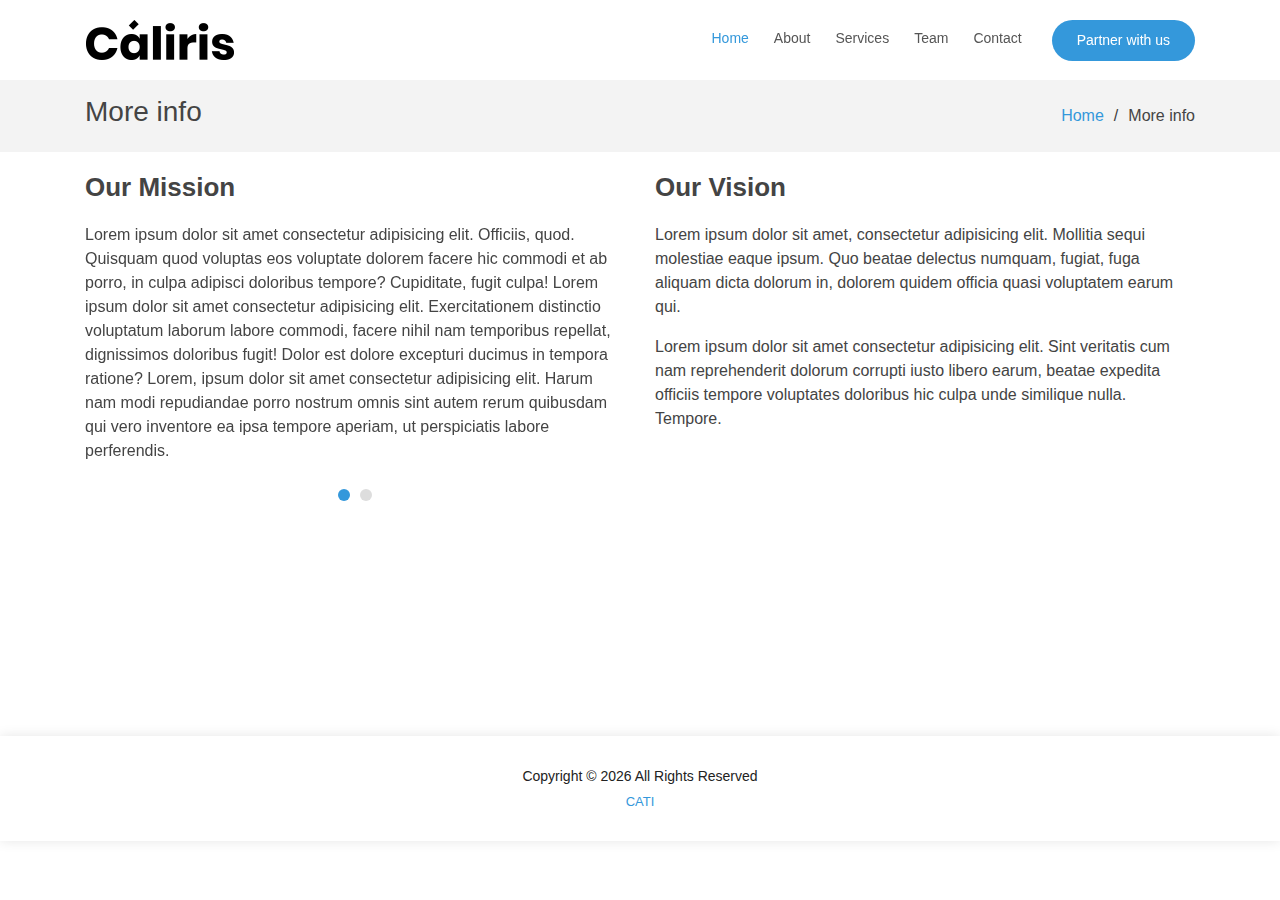
<file: More.html>
<!DOCTYPE html>
<html lang="en">

<head>
  <meta charset="utf-8">
  <meta content="width=device-width, initial-scale=1.0" name="viewport">

  <title>CATI - More info</title>
  <meta content="" name="descriptison">
  <meta content="" name="keywords">

  <!-- Favicons -->
  <!-- <link href="assets/img/favicon.png" rel="icon"> -->

  <link href="assets/vendor/bootstrap/css/bootstrap.min.css" rel="stylesheet">
  <link href="assets/vendor/icofont/icofont.min.css" rel="stylesheet">
  <link href="assets/vendor/remixicon/remixicon.css" rel="stylesheet">
  <link href="assets/vendor/boxicons/css/boxicons.min.css" rel="stylesheet">
  <link href="assets/vendor/owl.carousel/assets/owl.carousel.min.css" rel="stylesheet">
  <link href="assets/vendor/venobox/venobox.css" rel="stylesheet">
  <link href="assets/vendor/aos/aos.css" rel="stylesheet">
 
  <link href="assets/css/style.css" rel="stylesheet">

</head>

<body>

  <!-- ======= Header ======= -->
  <header id="header" class="fixed-top d-flex align-items-center">
    <div class="container d-flex align-items-center">

      <div class="logo mr-auto">
       
        <a href="index.html"><img src="assets/img/logo.png" alt="" class="img-fluid"></a>
      </div>

      <nav class="nav-menu d-none d-lg-block">
        <ul>
          <li class="active"><a href="#header">Home</a></li>
          <li><a href="#about">About</a></li>
          <li><a href="#services">Services</a></li>
          <li><a href="#team">Team</a></li>
          <!-- <li class="drop-down"><a href="">Drop Down</a>
            <ul>
              <li><a href="#">Drop Down 1</a></li>
              <li class="drop-down"><a href="#">Drop Down 2</a>
                <ul>
                  <li><a href="#">Deep Drop Down 1</a></li>
                  <li><a href="#">Deep Drop Down 2</a></li>
                  <li><a href="#">Deep Drop Down 3</a></li>
                  <li><a href="#">Deep Drop Down 4</a></li>
                  <li><a href="#">Deep Drop Down 5</a></li>
                </ul>
              </li>
              <li><a href="#">Drop Down 3</a></li>
              <li><a href="#">Drop Down 4</a></li>
              <li><a href="#">Drop Down 5</a></li>
            </ul>
          </li> -->
          <li><a href="#contact">Contact</a></li>

         
						<li class="get-started"><a href="partner.html">Partner with us</a></li>
        </ul>
      </nav><!-- .nav-menu -->

    </div>
  </header><!-- End Header -->

  <main id="main">

    <!-- ======= Breadcrumbs ======= -->
    <section id="breadcrumbs" class="breadcrumbs">
      <div class="container">

        <div class="d-flex justify-content-between align-items-center">
          <h2>More info</h2>
          <ol>
            <li><a href="index.html">Home</a></li>
            <li>More info</li>
          </ol>
        </div>

      </div>
    </section><!-- End Breadcrumbs -->

    <!-- ======= Portfolio Details Section ======= -->
    <section id="portfolio-details" class="portfolio-details mb-5">
      <div class="container">

        <div class="row">

          <div class="col-lg-6">
            <h2 class="portfolio-title">Our Mission</h2>
            <div class="owl-carousel portfolio-details-carousel">
              <p>
                Lorem ipsum dolor sit amet consectetur adipisicing elit. Officiis, quod. Quisquam quod voluptas eos voluptate dolorem facere hic commodi et ab porro, in culpa adipisci doloribus tempore? Cupiditate, fugit culpa!
                Lorem ipsum dolor sit amet consectetur adipisicing elit. Exercitationem distinctio voluptatum laborum labore commodi, facere nihil nam temporibus repellat, dignissimos doloribus fugit! Dolor est dolore excepturi ducimus in tempora ratione?
                Lorem, ipsum dolor sit amet consectetur adipisicing elit. Harum nam modi repudiandae porro nostrum omnis sint autem rerum quibusdam qui vero inventore ea ipsa tempore aperiam, ut perspiciatis labore perferendis.
              </p>
              <p>
                Lorem ipsum, dolor sit amet consectetur adipisicing elit. In facilis possimus porro mollitia recusandae molestias earum, voluptate perspiciatis nobis, repellat soluta! Totam nisi repudiandae ipsa accusantium voluptas, omnis eum eos.
                Lorem ipsum dolor sit amet consectetur, adipisicing elit. Rem consequuntur vel ipsum at illo. Aut libero perspiciatis natus quae ut, iste quasi odio non soluta quis eos, unde deserunt quisquam.
              </p>
            
            </div>
          </div>

          <div class="col-lg-6 portfolio-info">
            <h2 class="portfolio-title">Our Vision</h2>
            <p>
              Lorem ipsum dolor sit amet, consectetur adipisicing elit. Mollitia sequi molestiae eaque ipsum. Quo beatae delectus numquam, fugiat, fuga aliquam dicta dolorum in, dolorem quidem officia quasi voluptatem earum qui.

            </p>
            <p>
              Lorem ipsum dolor sit amet consectetur adipisicing elit. Sint veritatis cum nam reprehenderit dolorum corrupti iusto libero earum, beatae expedita officiis tempore voluptates doloribus hic culpa unde similique nulla. Tempore.
            </p>


          </div>

        </div>

      </div>
    </section><!-- End Portfolio Details Section -->

  </main><!-- End #main -->

  <!-- ======= Footer ======= -->
  <footer id="footer" style="margin-top: 12em;">
    <div class="container ">
      <div class="row d-flex align-items-center">
        <div class="col-lg-12  text-center">
          <div class="copyright">
           Copyright  &copy; <script>
             document.write(new Date().getFullYear())

           </script> All Rights Reserved
          </div>
          <div class="credits">
          <a href="#">CATI</a>
          </div>
        </div>

      </div>
    </div>
  </footer><!-- End Footer -->

  <a href="#" class="back-to-top"><i class="icofont-simple-up"></i></a>

  <!-- Vendor JS Files -->
  <script src="assets/vendor/jquery/jquery.min.js"></script>
  <script src="assets/vendor/bootstrap/js/bootstrap.bundle.min.js"></script>
  <script src="assets/vendor/jquery.easing/jquery.easing.min.js"></script>
  <script src="assets/vendor/php-email-form/validate.js"></script>
  <script src="assets/vendor/waypoints/jquery.waypoints.min.js"></script>
  <script src="assets/vendor/counterup/counterup.min.js"></script>
  <script src="assets/vendor/owl.carousel/owl.carousel.min.js"></script>
  <script src="assets/vendor/isotope-layout/isotope.pkgd.min.js"></script>
  <script src="assets/vendor/venobox/venobox.min.js"></script>
  <script src="assets/vendor/aos/aos.js"></script>

  <!-- Template Main JS File -->
  <script src="assets/js/main.js"></script>

</body>

</html>
</file>
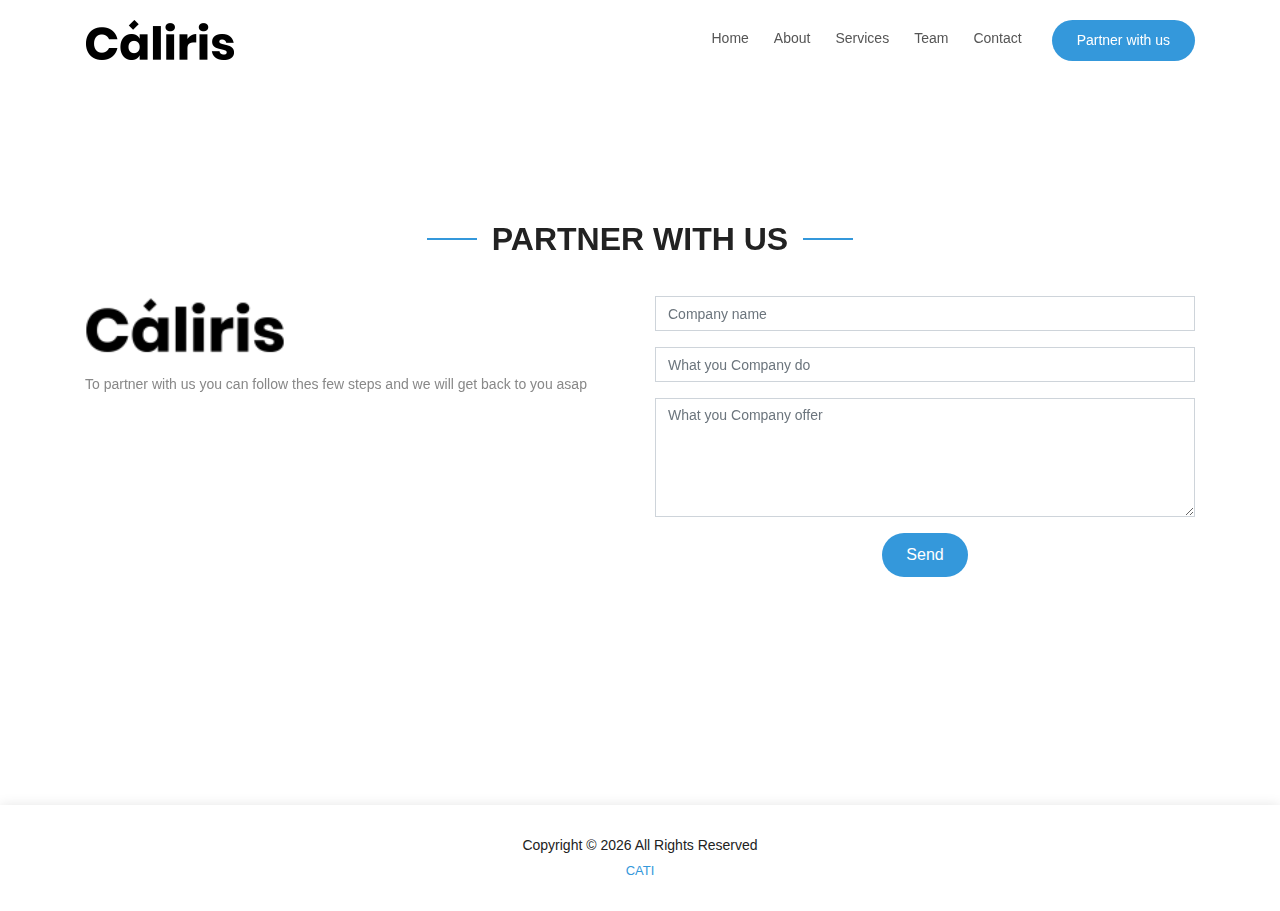
<file: partner.html>
<!DOCTYPE html>
<html lang="en">

<head>
  <meta charset="utf-8">
  <meta content="width=device-width, initial-scale=1.0" name="viewport">

  <title>CATI - Partner with us</title>
  <meta content="" name="descriptison">
  <meta content="" name="keywords">

  <!-- Favicons -->
  <!-- <link href="assets/img/favicon.png" rel="icon"> -->
  
  <link href="assets/vendor/bootstrap/css/bootstrap.min.css" rel="stylesheet">
  <link href="assets/vendor/icofont/icofont.min.css" rel="stylesheet">
  <link href="assets/vendor/remixicon/remixicon.css" rel="stylesheet">
  <link href="assets/vendor/boxicons/css/boxicons.min.css" rel="stylesheet">
  <link href="assets/vendor/owl.carousel/assets/owl.carousel.min.css" rel="stylesheet">
  <link href="assets/vendor/venobox/venobox.css" rel="stylesheet">
  <link href="assets/vendor/aos/aos.css" rel="stylesheet">
 
  <link href="assets/css/style.css" rel="stylesheet">

</head>

<body>

  <!-- ======= Header ======= -->
  <header id="header" class="fixed-top d-flex align-items-center mb-5">
    <div class="container d-flex align-items-center">

      <div class="logo mr-auto">
       
        <a href="index.html"><img src="assets/img/logo.png" alt="" class="img-fluid"></a>
      </div>

      <nav class="nav-menu d-none d-lg-block">
        <ul>
          <li ><a href="index.html">Home</a></li>
          <li><a href="#about">About</a></li>
          <li><a href="#services">Services</a></li>
          <li><a href="#team">Team</a></li>
          <!-- <li class="drop-down"><a href="">Drop Down</a>
            <ul>
              <li><a href="#">Drop Down 1</a></li>
              <li class="drop-down"><a href="#">Drop Down 2</a>
                <ul>
                  <li><a href="#">Deep Drop Down 1</a></li>
                  <li><a href="#">Deep Drop Down 2</a></li>
                  <li><a href="#">Deep Drop Down 3</a></li>
                  <li><a href="#">Deep Drop Down 4</a></li>
                  <li><a href="#">Deep Drop Down 5</a></li>
                </ul>
              </li>
              <li><a href="#">Drop Down 3</a></li>
              <li><a href="#">Drop Down 4</a></li>
              <li><a href="#">Drop Down 5</a></li>
            </ul>
          </li> -->
          <li><a href="#contact">Contact</a></li>

         
						<li class="get-started active"><a href="partner.html">Partner with us</a></li>
        </ul>
      </nav><!-- .nav-menu -->

    </div>
  </header><!-- End Header -->





  <section id="contact" class="contact" style="margin-top: 10em;">
    <div class="container">
        <div class="section-title" data-aos="fade-up">
            <h2>Partner with us</h2>
        </div>

        <div class="row">
            <div
                class="col-lg-6 col-md-6"
                data-aos="fade-up"
                data-aos-delay="100"
            >
                <div class="contact-about">
                    <div class="logo mr-auto mb-3">
       
                        <a href="index.html"><img src="assets/img/logo.png" width="200" alt="" class="img-fluid"></a>
                      </div>
                    <p>
                        To partner with us you can follow thes few steps and we will get back to you asap                    </p>

                </div>
            </div>



            <div
                class="col-lg-6 col-md-12"
                data-aos="fade-up"
                data-aos-delay="300"
            >
                <form
                    action="forms/contact.php"
                    method="post"
                    role="form"
                    class="php-email-form"
                >
                    <div class="form-group">
                        <input
                            type="text"
                            name="name"
                            class="form-control"
                            id="name"
                            placeholder="Company name"
                            data-rule="minlen:10"
                            data-msg="Please enter at least 10 chars"
                        />
                        <div class="validate"></div>
                    </div>

                    <div class="form-group">
                        <input
                            type="text"
                            class="form-control"
                            name="subject"
                            id="subject"
                            placeholder="What you Company do"
                            data-rule="minlen:10"
                            data-msg="Please enter at least 10 chars of subject"
                        />
                        <div class="validate"></div>
                    </div>
                    <div class="form-group">
                        <textarea
                            class="form-control"
                            name="message"
                            rows="5"
                            data-rule="required"
                            data-msg="Please write something for us"
                            placeholder="What you Company offer"
                        ></textarea>
                        <div class="validate"></div>
                    </div>
                    <div class="mb-3">
                        <div class="loading">Loading</div>
                        <div class="error-message"></div>
                        <div class="sent-message">
                            Your message has been sent. Thank you!
                        </div>
                    </div>
                    <div class="text-center">
                        <button type="submit">Send </button>
                    </div>
                </form>
            </div>
        </div>
    </div>
</section>






















































  </main><!-- End #main -->


  <!-- ======= Footer ======= -->
  <footer id="footer" style="margin-top: 12em;">
    <div class="container ">
      <div class="row d-flex align-items-center">
        <div class="col-lg-12  text-center">
          <div class="copyright">
           Copyright  &copy; <script>
             document.write(new Date().getFullYear())

           </script> All Rights Reserved
          </div>
          <div class="credits">
          <a href="#">CATI</a>
          </div>
        </div>

      </div>
    </div>
  </footer><!-- End Footer -->

  <a href="#" class="back-to-top"><i class="icofont-simple-up"></i></a>

  <!-- Vendor JS Files -->
  <script src="assets/vendor/jquery/jquery.min.js"></script>
  <script src="assets/vendor/bootstrap/js/bootstrap.bundle.min.js"></script>
  <script src="assets/vendor/jquery.easing/jquery.easing.min.js"></script>
  <script src="assets/vendor/php-email-form/validate.js"></script>
  <script src="assets/vendor/waypoints/jquery.waypoints.min.js"></script>
  <script src="assets/vendor/counterup/counterup.min.js"></script>
  <script src="assets/vendor/owl.carousel/owl.carousel.min.js"></script>
  <script src="assets/vendor/isotope-layout/isotope.pkgd.min.js"></script>
  <script src="assets/vendor/venobox/venobox.min.js"></script>
  <script src="assets/vendor/aos/aos.js"></script>

  <!-- Template Main JS File -->
  <script src="assets/js/main.js"></script>

</body>

</html>
</file>
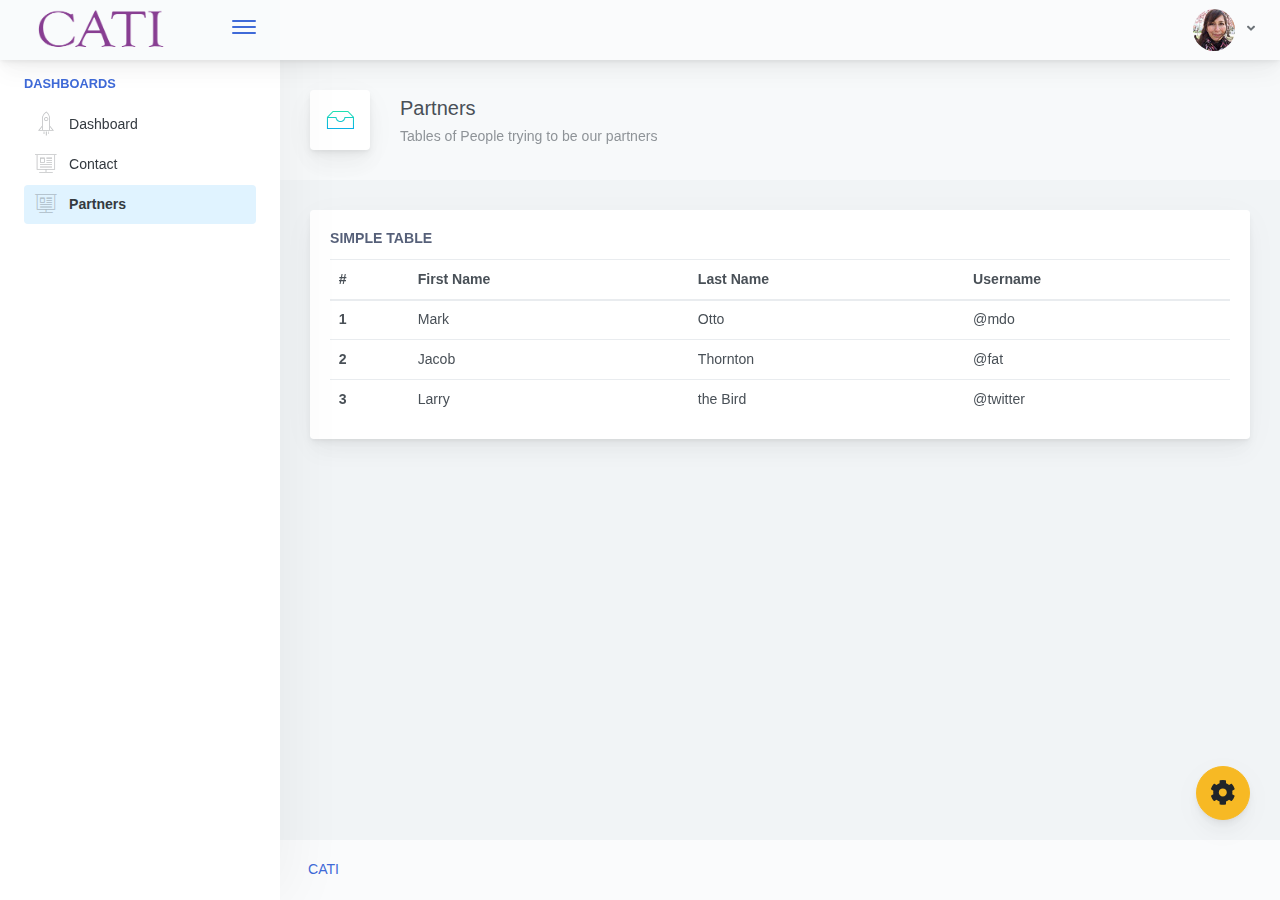
<file: admin/partner.html>
<!doctype html>
<html lang="en">

<head>
    <meta charset="utf-8">
    <meta http-equiv="X-UA-Compatible" content="IE=edge">
    <meta http-equiv="Content-Language" content="en">
    <meta http-equiv="Content-Type" content="text/html; charset=utf-8"/>
    <title>Analytics Dashboard - This is an example dashboard created using build-in elements and components.</title>
    <meta name="viewport" content="width=device-width, initial-scale=1, maximum-scale=1, user-scalable=no, shrink-to-fit=no" />
    <meta name="description" content="This is an example dashboard created using build-in elements and components.">
    <meta name="msapplication-tap-highlight" content="no">

<link href="./main.css" rel="stylesheet"></head>
<body>
    <div class="app-container app-theme-white body-tabs-shadow fixed-sidebar fixed-header">
        <div class="app-header header-shadow">
            <div class="app-header__logo">
                <a href="index.html" class="navbar-brand"><img src="assets/images/logo-inverse.png" width="150" alt=""></a>
                <div class="header__pane ml-auto">
                    <div>
                        <button type="button" class="hamburger close-sidebar-btn hamburger--elastic" data-class="closed-sidebar">
                            <span class="hamburger-box">
                                <span class="hamburger-inner"></span>
                            </span>
                        </button>
                    </div>
                </div>
            </div>
            <div class="app-header__mobile-menu">
                <div>
                    <button type="button" class="hamburger hamburger--elastic mobile-toggle-nav">
                        <span class="hamburger-box">
                            <span class="hamburger-inner"></span>
                        </span>
                    </button>
                </div>
            </div>
            <div class="app-header__menu">
                <span>
                    <button type="button" class="btn-icon btn-icon-only btn btn-primary btn-sm mobile-toggle-header-nav">
                        <span class="btn-icon-wrapper">
                            <i class="fa fa-ellipsis-v fa-w-6"></i>
                        </span>
                    </button>
                </span>
            </div>    <div class="app-header__content">

                <div class="app-header-right">
                    <div class="header-btn-lg pr-0">
                        <div class="widget-content p-0">
                            <div class="widget-content-wrapper">
                                <div class="widget-content-left">
                                    <div class="btn-group">
                                        <a data-toggle="dropdown" aria-haspopup="true" aria-expanded="false" class="p-0 btn">
                                            <img width="42" class="rounded-circle" src="assets/images/avatars/1.jpg" alt="">
                                            <i class="fa fa-angle-down ml-2 opacity-8"></i>
                                        </a>
                                        <div tabindex="-1" role="menu" aria-hidden="true" class="dropdown-menu dropdown-menu-left">
                                            <a href="index.html" type="button"  class="dropdown-item">log out</a>


                                        </div>
                                    </div>
                                </div>
                                <div class="widget-content-left  ml-3 header-user-info">
                                    <div class="widget-heading">
                                        Alina Mclourd
                                    </div>
                                    <div class="widget-subheading">
                                        VP People Manager
                                    </div>
                                </div>

                            </div>
                        </div>
                    </div>        </div>
            </div>
        </div>        <div class="ui-theme-settings">
            <button type="button" id="TooltipDemo" class="btn-open-options btn btn-warning">
                <i class="fa fa-cog fa-w-16 fa-spin fa-2x"></i>
            </button>
            <div class="theme-settings__inner">
                <div class="scrollbar-container">
                    <div class="theme-settings__options-wrapper">
                        <h3 class="themeoptions-heading">Layout Options
                        </h3>
                        <div class="p-3">
                            <ul class="list-group">
                                <li class="list-group-item">
                                    <div class="widget-content p-0">
                                        <div class="widget-content-wrapper">
                                            <div class="widget-content-left mr-3">
                                                <div class="switch has-switch switch-container-class" data-class="fixed-header">
                                                    <div class="switch-animate switch-on">
                                                        <input type="checkbox" checked data-toggle="toggle" data-onstyle="success">
                                                    </div>
                                                </div>
                                            </div>
                                            <div class="widget-content-left">
                                                <div class="widget-heading">Fixed Header
                                                </div>
                                                <div class="widget-subheading">Makes the header top fixed, always visible!
                                                </div>
                                            </div>
                                        </div>
                                    </div>
                                </li>
                                <li class="list-group-item">
                                    <div class="widget-content p-0">
                                        <div class="widget-content-wrapper">
                                            <div class="widget-content-left mr-3">
                                                <div class="switch has-switch switch-container-class" data-class="fixed-sidebar">
                                                    <div class="switch-animate switch-on">
                                                        <input type="checkbox" checked data-toggle="toggle" data-onstyle="success">
                                                    </div>
                                                </div>
                                            </div>
                                            <div class="widget-content-left">
                                                <div class="widget-heading">Fixed Sidebar
                                                </div>
                                                <div class="widget-subheading">Makes the sidebar left fixed, always visible!
                                                </div>
                                            </div>
                                        </div>
                                    </div>
                                </li>
                                <li class="list-group-item">
                                    <div class="widget-content p-0">
                                        <div class="widget-content-wrapper">
                                            <div class="widget-content-left mr-3">
                                                <div class="switch has-switch switch-container-class" data-class="fixed-footer">
                                                    <div class="switch-animate switch-off">
                                                        <input type="checkbox" data-toggle="toggle" data-onstyle="success">
                                                    </div>
                                                </div>
                                            </div>
                                            <div class="widget-content-left">
                                                <div class="widget-heading">Fixed Footer
                                                </div>
                                                <div class="widget-subheading">Makes the app footer bottom fixed, always visible!
                                                </div>
                                            </div>
                                        </div>
                                    </div>
                                </li>
                            </ul>
                        </div>
                        <h3 class="themeoptions-heading">
                            <div>
                                Header Options
                            </div>
                            <button type="button" class="btn-pill btn-shadow btn-wide ml-auto btn btn-focus btn-sm switch-header-cs-class" data-class="">
                                Restore Default
                            </button>
                        </h3>
                        <div class="p-3">
                            <ul class="list-group">
                                <li class="list-group-item">
                                    <h5 class="pb-2">Choose Color Scheme
                                    </h5>
                                    <div class="theme-settings-swatches">
                                        <div class="swatch-holder bg-primary switch-header-cs-class" data-class="bg-primary header-text-light">
                                        </div>
                                        <div class="swatch-holder bg-secondary switch-header-cs-class" data-class="bg-secondary header-text-light">
                                        </div>
                                        <div class="swatch-holder bg-success switch-header-cs-class" data-class="bg-success header-text-dark">
                                        </div>
                                        <div class="swatch-holder bg-info switch-header-cs-class" data-class="bg-info header-text-dark">
                                        </div>
                                        <div class="swatch-holder bg-warning switch-header-cs-class" data-class="bg-warning header-text-dark">
                                        </div>
                                        <div class="swatch-holder bg-danger switch-header-cs-class" data-class="bg-danger header-text-light">
                                        </div>
                                        <div class="swatch-holder bg-light switch-header-cs-class" data-class="bg-light header-text-dark">
                                        </div>
                                        <div class="swatch-holder bg-dark switch-header-cs-class" data-class="bg-dark header-text-light">
                                        </div>
                                        <div class="swatch-holder bg-focus switch-header-cs-class" data-class="bg-focus header-text-light">
                                        </div>
                                        <div class="swatch-holder bg-alternate switch-header-cs-class" data-class="bg-alternate header-text-light">
                                        </div>
                                        <div class="divider">
                                        </div>
                                        <div class="swatch-holder bg-vicious-stance switch-header-cs-class" data-class="bg-vicious-stance header-text-light">
                                        </div>
                                        <div class="swatch-holder bg-midnight-bloom switch-header-cs-class" data-class="bg-midnight-bloom header-text-light">
                                        </div>
                                        <div class="swatch-holder bg-night-sky switch-header-cs-class" data-class="bg-night-sky header-text-light">
                                        </div>
                                        <div class="swatch-holder bg-slick-carbon switch-header-cs-class" data-class="bg-slick-carbon header-text-light">
                                        </div>
                                        <div class="swatch-holder bg-asteroid switch-header-cs-class" data-class="bg-asteroid header-text-light">
                                        </div>
                                        <div class="swatch-holder bg-royal switch-header-cs-class" data-class="bg-royal header-text-light">
                                        </div>
                                        <div class="swatch-holder bg-warm-flame switch-header-cs-class" data-class="bg-warm-flame header-text-dark">
                                        </div>
                                        <div class="swatch-holder bg-night-fade switch-header-cs-class" data-class="bg-night-fade header-text-dark">
                                        </div>
                                        <div class="swatch-holder bg-sunny-morning switch-header-cs-class" data-class="bg-sunny-morning header-text-dark">
                                        </div>
                                        <div class="swatch-holder bg-tempting-azure switch-header-cs-class" data-class="bg-tempting-azure header-text-dark">
                                        </div>
                                        <div class="swatch-holder bg-amy-crisp switch-header-cs-class" data-class="bg-amy-crisp header-text-dark">
                                        </div>
                                        <div class="swatch-holder bg-heavy-rain switch-header-cs-class" data-class="bg-heavy-rain header-text-dark">
                                        </div>
                                        <div class="swatch-holder bg-mean-fruit switch-header-cs-class" data-class="bg-mean-fruit header-text-dark">
                                        </div>
                                        <div class="swatch-holder bg-malibu-beach switch-header-cs-class" data-class="bg-malibu-beach header-text-light">
                                        </div>
                                        <div class="swatch-holder bg-deep-blue switch-header-cs-class" data-class="bg-deep-blue header-text-dark">
                                        </div>
                                        <div class="swatch-holder bg-ripe-malin switch-header-cs-class" data-class="bg-ripe-malin header-text-light">
                                        </div>
                                        <div class="swatch-holder bg-arielle-smile switch-header-cs-class" data-class="bg-arielle-smile header-text-light">
                                        </div>
                                        <div class="swatch-holder bg-plum-plate switch-header-cs-class" data-class="bg-plum-plate header-text-light">
                                        </div>
                                        <div class="swatch-holder bg-happy-fisher switch-header-cs-class" data-class="bg-happy-fisher header-text-dark">
                                        </div>
                                        <div class="swatch-holder bg-happy-itmeo switch-header-cs-class" data-class="bg-happy-itmeo header-text-light">
                                        </div>
                                        <div class="swatch-holder bg-mixed-hopes switch-header-cs-class" data-class="bg-mixed-hopes header-text-light">
                                        </div>
                                        <div class="swatch-holder bg-strong-bliss switch-header-cs-class" data-class="bg-strong-bliss header-text-light">
                                        </div>
                                        <div class="swatch-holder bg-grow-early switch-header-cs-class" data-class="bg-grow-early header-text-light">
                                        </div>
                                        <div class="swatch-holder bg-love-kiss switch-header-cs-class" data-class="bg-love-kiss header-text-light">
                                        </div>
                                        <div class="swatch-holder bg-premium-dark switch-header-cs-class" data-class="bg-premium-dark header-text-light">
                                        </div>
                                        <div class="swatch-holder bg-happy-green switch-header-cs-class" data-class="bg-happy-green header-text-light">
                                        </div>
                                    </div>
                                </li>
                            </ul>
                        </div>
                        <h3 class="themeoptions-heading">
                            <div>Sidebar Options</div>
                            <button type="button" class="btn-pill btn-shadow btn-wide ml-auto btn btn-focus btn-sm switch-sidebar-cs-class" data-class="">
                                Restore Default
                            </button>
                        </h3>
                        <div class="p-3">
                            <ul class="list-group">
                                <li class="list-group-item">
                                    <h5 class="pb-2">Choose Color Scheme
                                    </h5>
                                    <div class="theme-settings-swatches">
                                        <div class="swatch-holder bg-primary switch-sidebar-cs-class" data-class="bg-primary sidebar-text-light">
                                        </div>
                                        <div class="swatch-holder bg-secondary switch-sidebar-cs-class" data-class="bg-secondary sidebar-text-light">
                                        </div>
                                        <div class="swatch-holder bg-success switch-sidebar-cs-class" data-class="bg-success sidebar-text-dark">
                                        </div>
                                        <div class="swatch-holder bg-info switch-sidebar-cs-class" data-class="bg-info sidebar-text-dark">
                                        </div>
                                        <div class="swatch-holder bg-warning switch-sidebar-cs-class" data-class="bg-warning sidebar-text-dark">
                                        </div>
                                        <div class="swatch-holder bg-danger switch-sidebar-cs-class" data-class="bg-danger sidebar-text-light">
                                        </div>
                                        <div class="swatch-holder bg-light switch-sidebar-cs-class" data-class="bg-light sidebar-text-dark">
                                        </div>
                                        <div class="swatch-holder bg-dark switch-sidebar-cs-class" data-class="bg-dark sidebar-text-light">
                                        </div>
                                        <div class="swatch-holder bg-focus switch-sidebar-cs-class" data-class="bg-focus sidebar-text-light">
                                        </div>
                                        <div class="swatch-holder bg-alternate switch-sidebar-cs-class" data-class="bg-alternate sidebar-text-light">
                                        </div>
                                        <div class="divider">
                                        </div>
                                        <div class="swatch-holder bg-vicious-stance switch-sidebar-cs-class" data-class="bg-vicious-stance sidebar-text-light">
                                        </div>
                                        <div class="swatch-holder bg-midnight-bloom switch-sidebar-cs-class" data-class="bg-midnight-bloom sidebar-text-light">
                                        </div>
                                        <div class="swatch-holder bg-night-sky switch-sidebar-cs-class" data-class="bg-night-sky sidebar-text-light">
                                        </div>
                                        <div class="swatch-holder bg-slick-carbon switch-sidebar-cs-class" data-class="bg-slick-carbon sidebar-text-light">
                                        </div>
                                        <div class="swatch-holder bg-asteroid switch-sidebar-cs-class" data-class="bg-asteroid sidebar-text-light">
                                        </div>
                                        <div class="swatch-holder bg-royal switch-sidebar-cs-class" data-class="bg-royal sidebar-text-light">
                                        </div>
                                        <div class="swatch-holder bg-warm-flame switch-sidebar-cs-class" data-class="bg-warm-flame sidebar-text-dark">
                                        </div>
                                        <div class="swatch-holder bg-night-fade switch-sidebar-cs-class" data-class="bg-night-fade sidebar-text-dark">
                                        </div>
                                        <div class="swatch-holder bg-sunny-morning switch-sidebar-cs-class" data-class="bg-sunny-morning sidebar-text-dark">
                                        </div>
                                        <div class="swatch-holder bg-tempting-azure switch-sidebar-cs-class" data-class="bg-tempting-azure sidebar-text-dark">
                                        </div>
                                        <div class="swatch-holder bg-amy-crisp switch-sidebar-cs-class" data-class="bg-amy-crisp sidebar-text-dark">
                                        </div>
                                        <div class="swatch-holder bg-heavy-rain switch-sidebar-cs-class" data-class="bg-heavy-rain sidebar-text-dark">
                                        </div>
                                        <div class="swatch-holder bg-mean-fruit switch-sidebar-cs-class" data-class="bg-mean-fruit sidebar-text-dark">
                                        </div>
                                        <div class="swatch-holder bg-malibu-beach switch-sidebar-cs-class" data-class="bg-malibu-beach sidebar-text-light">
                                        </div>
                                        <div class="swatch-holder bg-deep-blue switch-sidebar-cs-class" data-class="bg-deep-blue sidebar-text-dark">
                                        </div>
                                        <div class="swatch-holder bg-ripe-malin switch-sidebar-cs-class" data-class="bg-ripe-malin sidebar-text-light">
                                        </div>
                                        <div class="swatch-holder bg-arielle-smile switch-sidebar-cs-class" data-class="bg-arielle-smile sidebar-text-light">
                                        </div>
                                        <div class="swatch-holder bg-plum-plate switch-sidebar-cs-class" data-class="bg-plum-plate sidebar-text-light">
                                        </div>
                                        <div class="swatch-holder bg-happy-fisher switch-sidebar-cs-class" data-class="bg-happy-fisher sidebar-text-dark">
                                        </div>
                                        <div class="swatch-holder bg-happy-itmeo switch-sidebar-cs-class" data-class="bg-happy-itmeo sidebar-text-light">
                                        </div>
                                        <div class="swatch-holder bg-mixed-hopes switch-sidebar-cs-class" data-class="bg-mixed-hopes sidebar-text-light">
                                        </div>
                                        <div class="swatch-holder bg-strong-bliss switch-sidebar-cs-class" data-class="bg-strong-bliss sidebar-text-light">
                                        </div>
                                        <div class="swatch-holder bg-grow-early switch-sidebar-cs-class" data-class="bg-grow-early sidebar-text-light">
                                        </div>
                                        <div class="swatch-holder bg-love-kiss switch-sidebar-cs-class" data-class="bg-love-kiss sidebar-text-light">
                                        </div>
                                        <div class="swatch-holder bg-premium-dark switch-sidebar-cs-class" data-class="bg-premium-dark sidebar-text-light">
                                        </div>
                                        <div class="swatch-holder bg-happy-green switch-sidebar-cs-class" data-class="bg-happy-green sidebar-text-light">
                                        </div>
                                    </div>
                                </li>
                            </ul>
                        </div>
                        <h3 class="themeoptions-heading">
                            <div>Main Content Options</div>
                            <button type="button" class="btn-pill btn-shadow btn-wide ml-auto active btn btn-focus btn-sm">Restore Default
                            </button>
                        </h3>
                        <div class="p-3">
                            <ul class="list-group">
                                <li class="list-group-item">
                                    <h5 class="pb-2">Page Section Tabs
                                    </h5>
                                    <div class="theme-settings-swatches">
                                        <div role="group" class="mt-2 btn-group">
                                            <button type="button" class="btn-wide btn-shadow btn-primary btn btn-secondary switch-theme-class" data-class="body-tabs-line">
                                                Line
                                            </button>
                                            <button type="button" class="btn-wide btn-shadow btn-primary active btn btn-secondary switch-theme-class" data-class="body-tabs-shadow">
                                                Shadow
                                            </button>
                                        </div>
                                    </div>
                                </li>
                            </ul>
                        </div>
                    </div>
                </div>
            </div>
        </div>        <div class="app-main">
                <div class="app-sidebar sidebar-shadow">
                    <div class="app-header__logo">
                        <div class="logo-src"></div>
                        <div class="header__pane ml-auto">
                            <div>
                                <button type="button" class="hamburger close-sidebar-btn hamburger--elastic" data-class="closed-sidebar">
                                    <span class="hamburger-box">
                                        <span class="hamburger-inner"></span>
                                    </span>
                                </button>
                            </div>
                        </div>
                    </div>
                    <div class="app-header__mobile-menu">
                        <div>
                            <button type="button" class="hamburger hamburger--elastic mobile-toggle-nav">
                                <span class="hamburger-box">
                                    <span class="hamburger-inner"></span>
                                </span>
                            </button>
                        </div>
                    </div>
                    <div class="app-header__menu">
                        <span>
                            <button type="button" class="btn-icon btn-icon-only btn btn-primary btn-sm mobile-toggle-header-nav">
                                <span class="btn-icon-wrapper">
                                    <i class="fa fa-ellipsis-v fa-w-6"></i>
                                </span>
                            </button>
                        </span>
                    </div>    <div class="scrollbar-sidebar">
                        <div class="app-sidebar__inner">
                            <ul class="vertical-nav-menu">
                                <li class="app-sidebar__heading">Dashboards</li>
                                <li>
                                    <a href="index.html">
                                        <i class="metismenu-icon pe-7s-rocket"></i>
                                        Dashboard 
                                    </a>
                                </li>

 
                                <li  >
                                    <a href="tables-regular.html"  >
                                        <i class="metismenu-icon pe-7s-display2"></i>
                                       Contact
                                    </a>
                                </li>
                                 
                                <li  >
                                    <a href="partner.html"class="mm-active"  >
                                        <i class="metismenu-icon pe-7s-display2"></i>
                                        Partners
                                    </a>
                                </li>
                               
                            </ul>
                        </div>
                    </div>
                </div>    <div class="app-main__outer">
                    <div class="app-main__inner">
                        <div class="app-page-title">
                            <div class="page-title-wrapper">
                                <div class="page-title-heading">
                                    <div class="page-title-icon">
                                        <i class="pe-7s-drawer icon-gradient bg-happy-itmeo">
                                        </i>
                                    </div>
                                    <div>Partners
                                        <div class="page-title-subheading">Tables of People trying to be our partners
                                        </div>
                                    </div>
                                </div>
                                <div class="page-title-actions">

                                    <div class="d-inline-block dropdown">

                                    </div>
                                </div>    </div>
                        </div>            <div class="row">
                            <div class="col-lg-12">
                                <div class="main-card mb-3 card">
                                    <div class="card-body"><h5 class="card-title">Simple table</h5>
                                        <table class="mb-0 table">
                                            <thead>
                                            <tr>
                                                <th>#</th>
                                                <th>First Name</th>
                                                <th>Last Name</th>
                                                <th>Username</th>
                                            </tr>
                                            </thead>
                                            <tbody>
                                            <tr>
                                                <th scope="row">1</th>
                                                <td>Mark</td>
                                                <td>Otto</td>
                                                <td>@mdo</td>
                                            </tr>
                                            <tr>
                                                <th scope="row">2</th>
                                                <td>Jacob</td>
                                                <td>Thornton</td>
                                                <td>@fat</td>
                                            </tr>
                                            <tr>
                                                <th scope="row">3</th>
                                                <td>Larry</td>
                                                <td>the Bird</td>
                                                <td>@twitter</td>
                                            </tr>
                                            </tbody>
                                        </table>
                                    </div>
                                </div>
                            </div>


                        </div>
                    </div>
                    <div class="app-wrapper-footer ">
                        <div class="app-footer">
                            <div class="app-footer__inner">
                                <div class="text-center">
                                    <ul class="nav">
                                        <li class="nav-item">
                                            <a href="javascript:void(0);" class="nav-link">
                                              CATI
                                            </a>
                                        </li>

                                    </ul>
                                </div>

                            </div>
                        </div>
                    </div>     </div>
        </div>
    </div>
<script type="text/javascript" src="./assets/scripts/main.js"></script></body>
</html>
</file>
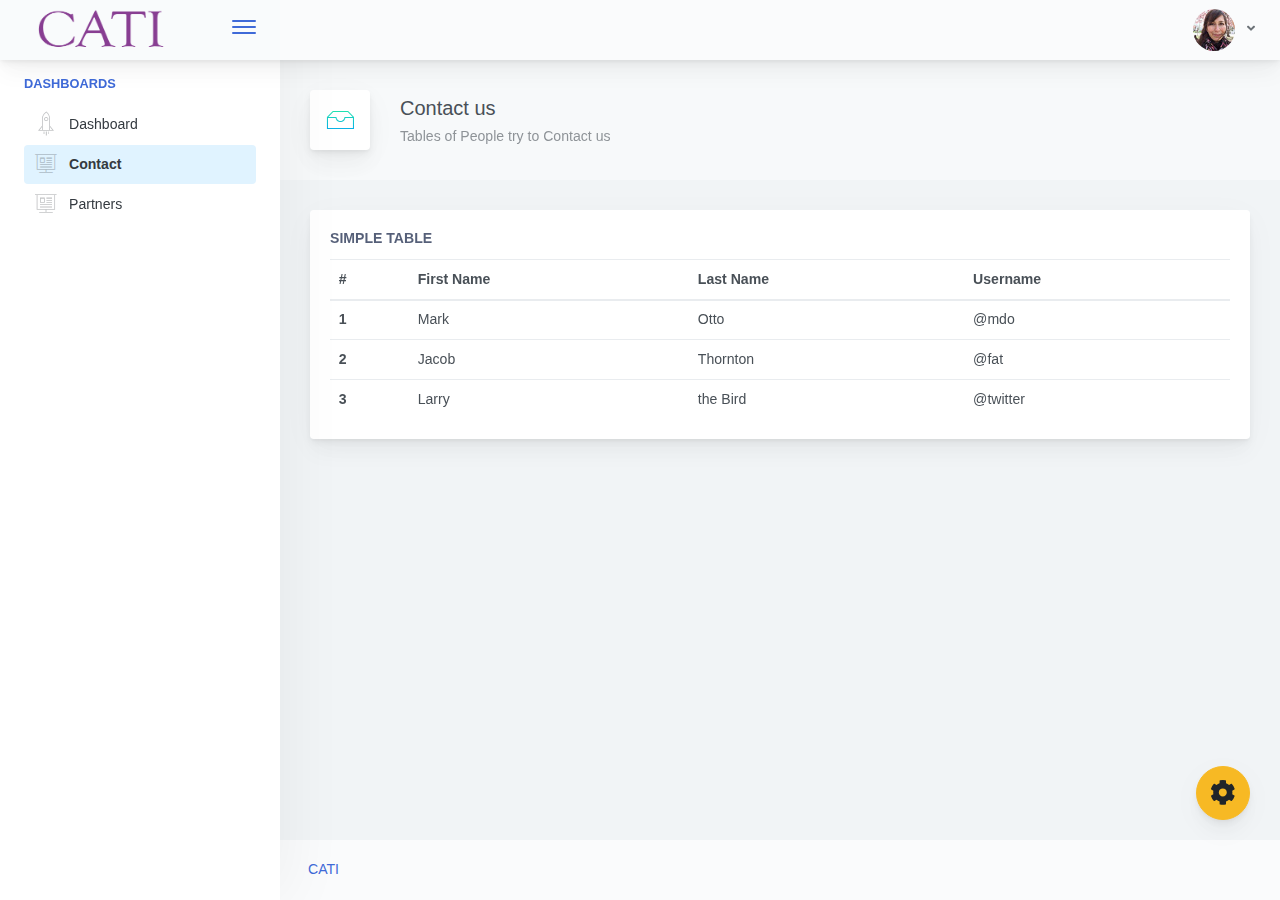
<file: admin/tables-regular.html>
<!doctype html>
<html lang="en">

<head>
    <meta charset="utf-8">
    <meta http-equiv="X-UA-Compatible" content="IE=edge">
    <meta http-equiv="Content-Language" content="en">
    <meta http-equiv="Content-Type" content="text/html; charset=utf-8"/>
    <title>Analytics Dashboard - This is an example dashboard created using build-in elements and components.</title>
    <meta name="viewport" content="width=device-width, initial-scale=1, maximum-scale=1, user-scalable=no, shrink-to-fit=no" />
    <meta name="description" content="This is an example dashboard created using build-in elements and components.">
    <meta name="msapplication-tap-highlight" content="no">

<link href="./main.css" rel="stylesheet"></head>
<body>
    <div class="app-container app-theme-white body-tabs-shadow fixed-sidebar fixed-header">
        <div class="app-header header-shadow">
            <div class="app-header__logo">
                <a href="index.html" class="navbar-brand"><img src="assets/images/logo-inverse.png" width="150" alt=""></a>
                <div class="header__pane ml-auto">
                    <div>
                        <button type="button" class="hamburger close-sidebar-btn hamburger--elastic" data-class="closed-sidebar">
                            <span class="hamburger-box">
                                <span class="hamburger-inner"></span>
                            </span>
                        </button>
                    </div>
                </div>
            </div>
            <div class="app-header__mobile-menu">
                <div>
                    <button type="button" class="hamburger hamburger--elastic mobile-toggle-nav">
                        <span class="hamburger-box">
                            <span class="hamburger-inner"></span>
                        </span>
                    </button>
                </div>
            </div>
            <div class="app-header__menu">
                <span>
                    <button type="button" class="btn-icon btn-icon-only btn btn-primary btn-sm mobile-toggle-header-nav">
                        <span class="btn-icon-wrapper">
                            <i class="fa fa-ellipsis-v fa-w-6"></i>
                        </span>
                    </button>
                </span>
            </div>    <div class="app-header__content">

                <div class="app-header-right">
                    <div class="header-btn-lg pr-0">
                        <div class="widget-content p-0">
                            <div class="widget-content-wrapper">
                                <div class="widget-content-left">
                                    <div class="btn-group">
                                        <a data-toggle="dropdown" aria-haspopup="true" aria-expanded="false" class="p-0 btn">
                                            <img width="42" class="rounded-circle" src="assets/images/avatars/1.jpg" alt="">
                                            <i class="fa fa-angle-down ml-2 opacity-8"></i>
                                        </a>
                                        <div tabindex="-1" role="menu" aria-hidden="true" class="dropdown-menu dropdown-menu-left">
                                            <a href="index.html" type="button"  class="dropdown-item">log out</a>


                                        </div>
                                    </div>
                                </div>
                                <div class="widget-content-left  ml-3 header-user-info">
                                    <div class="widget-heading">
                                        Alina Mclourd
                                    </div>
                                    <div class="widget-subheading">
                                        VP People Manager
                                    </div>
                                </div>

                            </div>
                        </div>
                    </div>        </div>
            </div>
        </div>        <div class="ui-theme-settings">
            <button type="button" id="TooltipDemo" class="btn-open-options btn btn-warning">
                <i class="fa fa-cog fa-w-16 fa-spin fa-2x"></i>
            </button>
            <div class="theme-settings__inner">
                <div class="scrollbar-container">
                    <div class="theme-settings__options-wrapper">
                        <h3 class="themeoptions-heading">Layout Options
                        </h3>
                        <div class="p-3">
                            <ul class="list-group">
                                <li class="list-group-item">
                                    <div class="widget-content p-0">
                                        <div class="widget-content-wrapper">
                                            <div class="widget-content-left mr-3">
                                                <div class="switch has-switch switch-container-class" data-class="fixed-header">
                                                    <div class="switch-animate switch-on">
                                                        <input type="checkbox" checked data-toggle="toggle" data-onstyle="success">
                                                    </div>
                                                </div>
                                            </div>
                                            <div class="widget-content-left">
                                                <div class="widget-heading">Fixed Header
                                                </div>
                                                <div class="widget-subheading">Makes the header top fixed, always visible!
                                                </div>
                                            </div>
                                        </div>
                                    </div>
                                </li>
                                <li class="list-group-item">
                                    <div class="widget-content p-0">
                                        <div class="widget-content-wrapper">
                                            <div class="widget-content-left mr-3">
                                                <div class="switch has-switch switch-container-class" data-class="fixed-sidebar">
                                                    <div class="switch-animate switch-on">
                                                        <input type="checkbox" checked data-toggle="toggle" data-onstyle="success">
                                                    </div>
                                                </div>
                                            </div>
                                            <div class="widget-content-left">
                                                <div class="widget-heading">Fixed Sidebar
                                                </div>
                                                <div class="widget-subheading">Makes the sidebar left fixed, always visible!
                                                </div>
                                            </div>
                                        </div>
                                    </div>
                                </li>
                                <li class="list-group-item">
                                    <div class="widget-content p-0">
                                        <div class="widget-content-wrapper">
                                            <div class="widget-content-left mr-3">
                                                <div class="switch has-switch switch-container-class" data-class="fixed-footer">
                                                    <div class="switch-animate switch-off">
                                                        <input type="checkbox" data-toggle="toggle" data-onstyle="success">
                                                    </div>
                                                </div>
                                            </div>
                                            <div class="widget-content-left">
                                                <div class="widget-heading">Fixed Footer
                                                </div>
                                                <div class="widget-subheading">Makes the app footer bottom fixed, always visible!
                                                </div>
                                            </div>
                                        </div>
                                    </div>
                                </li>
                            </ul>
                        </div>
                        <h3 class="themeoptions-heading">
                            <div>
                                Header Options
                            </div>
                            <button type="button" class="btn-pill btn-shadow btn-wide ml-auto btn btn-focus btn-sm switch-header-cs-class" data-class="">
                                Restore Default
                            </button>
                        </h3>
                        <div class="p-3">
                            <ul class="list-group">
                                <li class="list-group-item">
                                    <h5 class="pb-2">Choose Color Scheme
                                    </h5>
                                    <div class="theme-settings-swatches">
                                        <div class="swatch-holder bg-primary switch-header-cs-class" data-class="bg-primary header-text-light">
                                        </div>
                                        <div class="swatch-holder bg-secondary switch-header-cs-class" data-class="bg-secondary header-text-light">
                                        </div>
                                        <div class="swatch-holder bg-success switch-header-cs-class" data-class="bg-success header-text-dark">
                                        </div>
                                        <div class="swatch-holder bg-info switch-header-cs-class" data-class="bg-info header-text-dark">
                                        </div>
                                        <div class="swatch-holder bg-warning switch-header-cs-class" data-class="bg-warning header-text-dark">
                                        </div>
                                        <div class="swatch-holder bg-danger switch-header-cs-class" data-class="bg-danger header-text-light">
                                        </div>
                                        <div class="swatch-holder bg-light switch-header-cs-class" data-class="bg-light header-text-dark">
                                        </div>
                                        <div class="swatch-holder bg-dark switch-header-cs-class" data-class="bg-dark header-text-light">
                                        </div>
                                        <div class="swatch-holder bg-focus switch-header-cs-class" data-class="bg-focus header-text-light">
                                        </div>
                                        <div class="swatch-holder bg-alternate switch-header-cs-class" data-class="bg-alternate header-text-light">
                                        </div>
                                        <div class="divider">
                                        </div>
                                        <div class="swatch-holder bg-vicious-stance switch-header-cs-class" data-class="bg-vicious-stance header-text-light">
                                        </div>
                                        <div class="swatch-holder bg-midnight-bloom switch-header-cs-class" data-class="bg-midnight-bloom header-text-light">
                                        </div>
                                        <div class="swatch-holder bg-night-sky switch-header-cs-class" data-class="bg-night-sky header-text-light">
                                        </div>
                                        <div class="swatch-holder bg-slick-carbon switch-header-cs-class" data-class="bg-slick-carbon header-text-light">
                                        </div>
                                        <div class="swatch-holder bg-asteroid switch-header-cs-class" data-class="bg-asteroid header-text-light">
                                        </div>
                                        <div class="swatch-holder bg-royal switch-header-cs-class" data-class="bg-royal header-text-light">
                                        </div>
                                        <div class="swatch-holder bg-warm-flame switch-header-cs-class" data-class="bg-warm-flame header-text-dark">
                                        </div>
                                        <div class="swatch-holder bg-night-fade switch-header-cs-class" data-class="bg-night-fade header-text-dark">
                                        </div>
                                        <div class="swatch-holder bg-sunny-morning switch-header-cs-class" data-class="bg-sunny-morning header-text-dark">
                                        </div>
                                        <div class="swatch-holder bg-tempting-azure switch-header-cs-class" data-class="bg-tempting-azure header-text-dark">
                                        </div>
                                        <div class="swatch-holder bg-amy-crisp switch-header-cs-class" data-class="bg-amy-crisp header-text-dark">
                                        </div>
                                        <div class="swatch-holder bg-heavy-rain switch-header-cs-class" data-class="bg-heavy-rain header-text-dark">
                                        </div>
                                        <div class="swatch-holder bg-mean-fruit switch-header-cs-class" data-class="bg-mean-fruit header-text-dark">
                                        </div>
                                        <div class="swatch-holder bg-malibu-beach switch-header-cs-class" data-class="bg-malibu-beach header-text-light">
                                        </div>
                                        <div class="swatch-holder bg-deep-blue switch-header-cs-class" data-class="bg-deep-blue header-text-dark">
                                        </div>
                                        <div class="swatch-holder bg-ripe-malin switch-header-cs-class" data-class="bg-ripe-malin header-text-light">
                                        </div>
                                        <div class="swatch-holder bg-arielle-smile switch-header-cs-class" data-class="bg-arielle-smile header-text-light">
                                        </div>
                                        <div class="swatch-holder bg-plum-plate switch-header-cs-class" data-class="bg-plum-plate header-text-light">
                                        </div>
                                        <div class="swatch-holder bg-happy-fisher switch-header-cs-class" data-class="bg-happy-fisher header-text-dark">
                                        </div>
                                        <div class="swatch-holder bg-happy-itmeo switch-header-cs-class" data-class="bg-happy-itmeo header-text-light">
                                        </div>
                                        <div class="swatch-holder bg-mixed-hopes switch-header-cs-class" data-class="bg-mixed-hopes header-text-light">
                                        </div>
                                        <div class="swatch-holder bg-strong-bliss switch-header-cs-class" data-class="bg-strong-bliss header-text-light">
                                        </div>
                                        <div class="swatch-holder bg-grow-early switch-header-cs-class" data-class="bg-grow-early header-text-light">
                                        </div>
                                        <div class="swatch-holder bg-love-kiss switch-header-cs-class" data-class="bg-love-kiss header-text-light">
                                        </div>
                                        <div class="swatch-holder bg-premium-dark switch-header-cs-class" data-class="bg-premium-dark header-text-light">
                                        </div>
                                        <div class="swatch-holder bg-happy-green switch-header-cs-class" data-class="bg-happy-green header-text-light">
                                        </div>
                                    </div>
                                </li>
                            </ul>
                        </div>
                        <h3 class="themeoptions-heading">
                            <div>Sidebar Options</div>
                            <button type="button" class="btn-pill btn-shadow btn-wide ml-auto btn btn-focus btn-sm switch-sidebar-cs-class" data-class="">
                                Restore Default
                            </button>
                        </h3>
                        <div class="p-3">
                            <ul class="list-group">
                                <li class="list-group-item">
                                    <h5 class="pb-2">Choose Color Scheme
                                    </h5>
                                    <div class="theme-settings-swatches">
                                        <div class="swatch-holder bg-primary switch-sidebar-cs-class" data-class="bg-primary sidebar-text-light">
                                        </div>
                                        <div class="swatch-holder bg-secondary switch-sidebar-cs-class" data-class="bg-secondary sidebar-text-light">
                                        </div>
                                        <div class="swatch-holder bg-success switch-sidebar-cs-class" data-class="bg-success sidebar-text-dark">
                                        </div>
                                        <div class="swatch-holder bg-info switch-sidebar-cs-class" data-class="bg-info sidebar-text-dark">
                                        </div>
                                        <div class="swatch-holder bg-warning switch-sidebar-cs-class" data-class="bg-warning sidebar-text-dark">
                                        </div>
                                        <div class="swatch-holder bg-danger switch-sidebar-cs-class" data-class="bg-danger sidebar-text-light">
                                        </div>
                                        <div class="swatch-holder bg-light switch-sidebar-cs-class" data-class="bg-light sidebar-text-dark">
                                        </div>
                                        <div class="swatch-holder bg-dark switch-sidebar-cs-class" data-class="bg-dark sidebar-text-light">
                                        </div>
                                        <div class="swatch-holder bg-focus switch-sidebar-cs-class" data-class="bg-focus sidebar-text-light">
                                        </div>
                                        <div class="swatch-holder bg-alternate switch-sidebar-cs-class" data-class="bg-alternate sidebar-text-light">
                                        </div>
                                        <div class="divider">
                                        </div>
                                        <div class="swatch-holder bg-vicious-stance switch-sidebar-cs-class" data-class="bg-vicious-stance sidebar-text-light">
                                        </div>
                                        <div class="swatch-holder bg-midnight-bloom switch-sidebar-cs-class" data-class="bg-midnight-bloom sidebar-text-light">
                                        </div>
                                        <div class="swatch-holder bg-night-sky switch-sidebar-cs-class" data-class="bg-night-sky sidebar-text-light">
                                        </div>
                                        <div class="swatch-holder bg-slick-carbon switch-sidebar-cs-class" data-class="bg-slick-carbon sidebar-text-light">
                                        </div>
                                        <div class="swatch-holder bg-asteroid switch-sidebar-cs-class" data-class="bg-asteroid sidebar-text-light">
                                        </div>
                                        <div class="swatch-holder bg-royal switch-sidebar-cs-class" data-class="bg-royal sidebar-text-light">
                                        </div>
                                        <div class="swatch-holder bg-warm-flame switch-sidebar-cs-class" data-class="bg-warm-flame sidebar-text-dark">
                                        </div>
                                        <div class="swatch-holder bg-night-fade switch-sidebar-cs-class" data-class="bg-night-fade sidebar-text-dark">
                                        </div>
                                        <div class="swatch-holder bg-sunny-morning switch-sidebar-cs-class" data-class="bg-sunny-morning sidebar-text-dark">
                                        </div>
                                        <div class="swatch-holder bg-tempting-azure switch-sidebar-cs-class" data-class="bg-tempting-azure sidebar-text-dark">
                                        </div>
                                        <div class="swatch-holder bg-amy-crisp switch-sidebar-cs-class" data-class="bg-amy-crisp sidebar-text-dark">
                                        </div>
                                        <div class="swatch-holder bg-heavy-rain switch-sidebar-cs-class" data-class="bg-heavy-rain sidebar-text-dark">
                                        </div>
                                        <div class="swatch-holder bg-mean-fruit switch-sidebar-cs-class" data-class="bg-mean-fruit sidebar-text-dark">
                                        </div>
                                        <div class="swatch-holder bg-malibu-beach switch-sidebar-cs-class" data-class="bg-malibu-beach sidebar-text-light">
                                        </div>
                                        <div class="swatch-holder bg-deep-blue switch-sidebar-cs-class" data-class="bg-deep-blue sidebar-text-dark">
                                        </div>
                                        <div class="swatch-holder bg-ripe-malin switch-sidebar-cs-class" data-class="bg-ripe-malin sidebar-text-light">
                                        </div>
                                        <div class="swatch-holder bg-arielle-smile switch-sidebar-cs-class" data-class="bg-arielle-smile sidebar-text-light">
                                        </div>
                                        <div class="swatch-holder bg-plum-plate switch-sidebar-cs-class" data-class="bg-plum-plate sidebar-text-light">
                                        </div>
                                        <div class="swatch-holder bg-happy-fisher switch-sidebar-cs-class" data-class="bg-happy-fisher sidebar-text-dark">
                                        </div>
                                        <div class="swatch-holder bg-happy-itmeo switch-sidebar-cs-class" data-class="bg-happy-itmeo sidebar-text-light">
                                        </div>
                                        <div class="swatch-holder bg-mixed-hopes switch-sidebar-cs-class" data-class="bg-mixed-hopes sidebar-text-light">
                                        </div>
                                        <div class="swatch-holder bg-strong-bliss switch-sidebar-cs-class" data-class="bg-strong-bliss sidebar-text-light">
                                        </div>
                                        <div class="swatch-holder bg-grow-early switch-sidebar-cs-class" data-class="bg-grow-early sidebar-text-light">
                                        </div>
                                        <div class="swatch-holder bg-love-kiss switch-sidebar-cs-class" data-class="bg-love-kiss sidebar-text-light">
                                        </div>
                                        <div class="swatch-holder bg-premium-dark switch-sidebar-cs-class" data-class="bg-premium-dark sidebar-text-light">
                                        </div>
                                        <div class="swatch-holder bg-happy-green switch-sidebar-cs-class" data-class="bg-happy-green sidebar-text-light">
                                        </div>
                                    </div>
                                </li>
                            </ul>
                        </div>
                        <h3 class="themeoptions-heading">
                            <div>Main Content Options</div>
                            <button type="button" class="btn-pill btn-shadow btn-wide ml-auto active btn btn-focus btn-sm">Restore Default
                            </button>
                        </h3>
                        <div class="p-3">
                            <ul class="list-group">
                                <li class="list-group-item">
                                    <h5 class="pb-2">Page Section Tabs
                                    </h5>
                                    <div class="theme-settings-swatches">
                                        <div role="group" class="mt-2 btn-group">
                                            <button type="button" class="btn-wide btn-shadow btn-primary btn btn-secondary switch-theme-class" data-class="body-tabs-line">
                                                Line
                                            </button>
                                            <button type="button" class="btn-wide btn-shadow btn-primary active btn btn-secondary switch-theme-class" data-class="body-tabs-shadow">
                                                Shadow
                                            </button>
                                        </div>
                                    </div>
                                </li>
                            </ul>
                        </div>
                    </div>
                </div>
            </div>
        </div>        <div class="app-main">
                <div class="app-sidebar sidebar-shadow">
                    <div class="app-header__logo">
                        <div class="logo-src"></div>
                        <div class="header__pane ml-auto">
                            <div>
                                <button type="button" class="hamburger close-sidebar-btn hamburger--elastic" data-class="closed-sidebar">
                                    <span class="hamburger-box">
                                        <span class="hamburger-inner"></span>
                                    </span>
                                </button>
                            </div>
                        </div>
                    </div>
                    <div class="app-header__mobile-menu">
                        <div>
                            <button type="button" class="hamburger hamburger--elastic mobile-toggle-nav">
                                <span class="hamburger-box">
                                    <span class="hamburger-inner"></span>
                                </span>
                            </button>
                        </div>
                    </div>
                    <div class="app-header__menu">
                        <span>
                            <button type="button" class="btn-icon btn-icon-only btn btn-primary btn-sm mobile-toggle-header-nav">
                                <span class="btn-icon-wrapper">
                                    <i class="fa fa-ellipsis-v fa-w-6"></i>
                                </span>
                            </button>
                        </span>
                    </div>    <div class="scrollbar-sidebar">
                        <div class="app-sidebar__inner">
                            <ul class="vertical-nav-menu">
                                <li class="app-sidebar__heading">Dashboards</li>
                                <li>
                                    <a href="index.html">
                                        <i class="metismenu-icon pe-7s-rocket"></i>
                                        Dashboard 
                                    </a>
                                </li>

 
                                <li  >
                                    <a href="tables-regular.html"  class="mm-active">
                                        <i class="metismenu-icon pe-7s-display2"></i>
                                       Contact
                                    </a>
                                </li>
                                 
                                <li  >
                                    <a href="partner.html"  >
                                        <i class="metismenu-icon pe-7s-display2"></i>
                                        Partners
                                    </a>
                                </li>
                               
                            </ul>
                        </div>
                    </div>
                </div>    <div class="app-main__outer">
                    <div class="app-main__inner">
                        <div class="app-page-title">
                            <div class="page-title-wrapper">
                                <div class="page-title-heading">
                                    <div class="page-title-icon">
                                        <i class="pe-7s-drawer icon-gradient bg-happy-itmeo">
                                        </i>
                                    </div>
                                    <div>Contact us
                                        <div class="page-title-subheading">Tables of People try to Contact us
                                        </div>
                                    </div>
                                </div>
                                <div class="page-title-actions">

                                    <div class="d-inline-block dropdown">

                                    </div>
                                </div>    </div>
                        </div>            <div class="row">
                            <div class="col-lg-12">
                                <div class="main-card mb-3 card">
                                    <div class="card-body"><h5 class="card-title">Simple table</h5>
                                        <table class="mb-0 table">
                                            <thead>
                                            <tr>
                                                <th>#</th>
                                                <th>First Name</th>
                                                <th>Last Name</th>
                                                <th>Username</th>
                                            </tr>
                                            </thead>
                                            <tbody>
                                            <tr>
                                                <th scope="row">1</th>
                                                <td>Mark</td>
                                                <td>Otto</td>
                                                <td>@mdo</td>
                                            </tr>
                                            <tr>
                                                <th scope="row">2</th>
                                                <td>Jacob</td>
                                                <td>Thornton</td>
                                                <td>@fat</td>
                                            </tr>
                                            <tr>
                                                <th scope="row">3</th>
                                                <td>Larry</td>
                                                <td>the Bird</td>
                                                <td>@twitter</td>
                                            </tr>
                                            </tbody>
                                        </table>
                                    </div>
                                </div>
                            </div>


                        </div>
                    </div>
                    <div class="app-wrapper-footer ">
                        <div class="app-footer">
                            <div class="app-footer__inner">
                                <div class="text-center">
                                    <ul class="nav">
                                        <li class="nav-item">
                                            <a href="javascript:void(0);" class="nav-link">
                                              CATI
                                            </a>
                                        </li>

                                    </ul>
                                </div>

                            </div>
                        </div>
                    </div>     </div>
        </div>
    </div>
<script type="text/javascript" src="./assets/scripts/main.js"></script></body>
</html>
</file>
<file: assets/css/style.css>
/** @format */

body {
	font-family: 'Open Sans', sans-serif;
	color: #444444;
}

a {
	color: #3498db;
}

a:hover {
	color: #5faee3;
	text-decoration: none;
}

h1,
h2,
h3,
h4,
h5,
h6 {
	font-family: 'Raleway', sans-serif;
}

/*--------------------------------------------------------------
# Back to top button
--------------------------------------------------------------*/
.back-to-top {
	position: fixed;
	display: none;
	right: 15px;
	bottom: 15px;
	z-index: 99999;
}

.back-to-top i {
	display: flex;
	align-items: center;
	justify-content: center;
	font-size: 24px;
	width: 40px;
	height: 40px;
	border-radius: 4px;
	background: #3498db;
	color: #fff;
	transition: all 0.4s;
}

.back-to-top i:hover {
	background: #57aae1;
	color: #fff;
}

/*--------------------------------------------------------------
# Disable AOS delay on mobile
--------------------------------------------------------------*/
@media screen and (max-width: 768px) {
	[data-aos-delay] {
		transition-delay: 0 !important;
	}
}

/*--------------------------------------------------------------
# Header
--------------------------------------------------------------*/
#header {
	height: 80px;
	z-index: 997;
	transition: all 0.5s;
}

#header.header-scrolled {
	box-shadow: 0px 2px 15px rgba(0, 0, 0, 0.1);
	height: 60px;
	background: #fff;
}

#header .logo h1 {
	font-size: 32px;
	margin: 0;
	padding: 0;
	line-height: 1;
	font-weight: 700;
	letter-spacing: 1px;
}

#header .logo h1 a,
#header .logo h1 a:hover {
	color: #222222;
	text-decoration: none;
}

#header .logo img {
	max-height: 100px;
}

@media (max-width: 768px) {
	#header {
		box-shadow: 0px 2px 15px rgba(0, 0, 0, 0.1);
		height: 60px;
		background: #fff;
	}
	#header .logo h1 {
		font-size: 28px;
	}
}

/*--------------------------------------------------------------
# Navigation Menu
--------------------------------------------------------------*/
/* Desktop Navigation */
.nav-menu,
.nav-menu * {
	margin: 0;
	padding: 0;
	list-style: none;
}

.nav-menu > ul > li {
	position: relative;
	white-space: nowrap;
	float: left;
}

.nav-menu a {
	display: block;
	position: relative;
	color: #555555;
	padding: 8px 0 12px 25px;
	transition: 0.3s;
	font-size: 14px;
	font-family: 'Open Sans', sans-serif;
}

.nav-menu a:hover,
.nav-menu .active > a,
.nav-menu li:hover > a {
	color: #3498db;
	text-decoration: none;
}

.nav-menu .get-started a {
	background: #3498db;
	color: #fff;
	border-radius: 50px;
	margin: 0 0 0 30px;
	padding: 10px 25px;
}

.nav-menu .get-started a:hover {
	background: #57aae1;
	color: #fff;
}

.nav-menu .drop-down ul {
	display: block;
	position: absolute;
	left: 25px;
	top: calc(100% + 30px);
	z-index: 99;
	opacity: 0;
	visibility: hidden;
	padding: 10px 0;
	background: #fff;
	box-shadow: 0px 0px 30px rgba(127, 137, 161, 0.25);
	transition: ease all 0.3s;
	border-radius: 5px;
}

.nav-menu .drop-down:hover > ul {
	opacity: 1;
	top: 100%;
	visibility: visible;
}

.nav-menu .drop-down li {
	min-width: 180px;
	position: relative;
}

.nav-menu .drop-down ul a {
	padding: 10px 20px;
	font-size: 14px;
	text-transform: none;
	color: #222222;
}

.nav-menu .drop-down ul a:hover,
.nav-menu .drop-down ul .active > a,
.nav-menu .drop-down ul li:hover > a {
	color: #3498db;
}

.nav-menu .drop-down > a:after {
	content: '\ea99';
	font-family: IcoFont;
	padding-left: 5px;
}

.nav-menu .drop-down .drop-down ul {
	top: 0;
	left: calc(100% - 30px);
}

.nav-menu .drop-down .drop-down:hover > ul {
	opacity: 1;
	top: 0;
	left: 100%;
}

.nav-menu .drop-down .drop-down > a {
	padding-right: 35px;
}

.nav-menu .drop-down .drop-down > a:after {
	content: '\eaa0';
	font-family: IcoFont;
	position: absolute;
	right: 15px;
}

@media (max-width: 1366px) {
	.nav-menu .drop-down .drop-down ul {
		left: -90%;
	}
	.nav-menu .drop-down .drop-down:hover > ul {
		left: -100%;
	}
	.nav-menu .drop-down .drop-down > a:after {
		content: '\ea9d';
	}
}

/* Mobile Navigation */
.mobile-nav-toggle {
	position: fixed;
	right: 15px;
	top: 15px;
	z-index: 9998;
	border: 0;
	background: none;
	font-size: 24px;
	transition: all 0.4s;
	outline: none !important;
	line-height: 1;
	cursor: pointer;
	text-align: right;
}

.mobile-nav-toggle i {
	color: #222222;
}

.mobile-nav {
	position: fixed;
	top: 55px;
	right: 15px;
	bottom: 15px;
	left: 15px;
	z-index: 9999;
	overflow-y: auto;
	background: #fff;
	transition: ease-in-out 0.2s;
	opacity: 0;
	visibility: hidden;
	border-radius: 10px;
	padding: 10px 0;
}

.mobile-nav * {
	margin: 0;
	padding: 0;
	list-style: none;
}

.mobile-nav a {
	display: block;
	position: relative;
	color: #222222;
	padding: 10px 20px;
	font-weight: 500;
	outline: none;
}

.mobile-nav a:hover,
.mobile-nav .active > a,
.mobile-nav li:hover > a {
	color: #3498db;
	text-decoration: none;
}

.mobile-nav .get-started {
	text-align: center;
	margin-top: 10px;
}

.mobile-nav .get-started a {
	background: #3498db;
	color: #fff;
	border-radius: 50px;
	margin: 0 15px;
	padding: 10px 30px;
	display: inline-block;
}

.mobile-nav .get-started a:hover {
	background: #57aae1;
	color: #fff;
}

.mobile-nav .drop-down > a:after {
	content: '\ea99';
	font-family: IcoFont;
	padding-left: 10px;
	position: absolute;
	right: 15px;
}

.mobile-nav .active.drop-down > a:after {
	content: '\eaa1';
}

.mobile-nav .drop-down > a {
	padding-right: 35px;
}

.mobile-nav .drop-down ul {
	display: none;
	overflow: hidden;
}

.mobile-nav .drop-down li {
	padding-left: 20px;
}

.mobile-nav-overly {
	width: 100%;
	height: 100%;
	z-index: 9997;
	top: 0;
	left: 0;
	position: fixed;
	background: rgba(9, 9, 9, 0.6);
	overflow: hidden;
	display: none;
	transition: ease-in-out 0.2s;
}

.mobile-nav-active {
	overflow: hidden;
}

.mobile-nav-active .mobile-nav {
	opacity: 1;
	visibility: visible;
}

.mobile-nav-active .mobile-nav-toggle i {
	color: #fff;
}

/*--------------------------------------------------------------
# Hero Section
--------------------------------------------------------------*/
#hero {
	width: 100%;
	height: 70vh;
	margin-top: 70px;
}

#hero h1 {
	margin: 0 0 10px 0;
	font-size: 48px;
	font-weight: 700;
	line-height: 56px;
	color: black;
}

#hero h2 {
	color: #484848;
	margin-bottom: 50px;
	font-size: 24px;
}

#hero .btn-get-started {
	font-family: 'Raleway', sans-serif;
	font-weight: 500;
	font-size: 16px;
	letter-spacing: 1px;
	display: inline-block;
	padding: 10px 30px;
	border-radius: 50px;
	transition: 0.5s;
	color: #3498db;
	border: 2px solid #3498db;
}

#hero .btn-get-started:hover {
	background: #3498db;
	color: #fff;
}

#hero .animated {
	animation: up-down 2s ease-in-out infinite alternate-reverse both;
}

@media (min-width: 1024px) {
	#hero {
		background-attachment: fixed;
	}
}

@media (max-width: 991px) {
	#hero {
		height: 100vh;
	}
	#hero .animated {
		-webkit-animation: none;
		animation: none;
	}
	#hero .hero-img {
		text-align: center;
	}
	#hero .hero-img img {
		width: 50%;
	}
}

@media (max-width: 768px) {
	#hero {
		margin-top: 20px;
	}
	#hero h1 {
		font-size: 28px;
		line-height: 36px;
	}
	#hero h2 {
		font-size: 18px;
		line-height: 24px;
		margin-bottom: 30px;
	}
	#hero .hero-img img {
		width: 70%;
	}
}

@media (max-width: 575px) {
	#hero .hero-img img {
		width: 80%;
	}
}

@-webkit-keyframes up-down {
	0% {
		transform: translateY(10px);
	}
	100% {
		transform: translateY(-10px);
	}
}

@keyframes up-down {
	0% {
		transform: translateY(10px);
	}
	100% {
		transform: translateY(-10px);
	}
}

/*--------------------------------------------------------------
# Sections General
--------------------------------------------------------------*/
section {
	padding: 60px 0;
	overflow: hidden;
}

.section-bg {
	background-color: #f7fbfe;
}

.section-title {
	text-align: center;
	padding-bottom: 30px;
}

.section-title h2 {
	font-size: 32px;
	font-weight: bold;
	text-transform: uppercase;
	position: relative;
	color: #222222;
}

.section-title h2::before,
.section-title h2::after {
	content: '';
	width: 50px;
	height: 2px;
	background: #3498db;
	display: inline-block;
}

.section-title h2::before {
	margin: 0 15px 10px 0;
}

.section-title h2::after {
	margin: 0 0 10px 15px;
}

.section-title p {
	margin: 15px 0 0 0;
}

/*--------------------------------------------------------------
# Clients
--------------------------------------------------------------*/
.clients {
	background: #f3f9fd;
	padding: 10px 0;
	text-align: center;
}

.clients .col-lg-2 {
	display: flex;
	align-items: center;
	justify-content: center;
}

.clients img {
	width: 50%;
	-webkit-filter: grayscale(100);
	filter: grayscale(100);
	transition: all 0.4s ease-in-out;
	display: inline-block;
	padding: 10px 0;
}

.clients img:hover {
	-webkit-filter: none;
	filter: none;
	transform: scale(1.1);
}

@media (max-width: 768px) {
	.clients img {
		width: 40%;
	}
}

@media (max-width: 575px) {
	.clients img {
		width: 30%;
	}
}

/*--------------------------------------------------------------
# About Us
--------------------------------------------------------------*/
.about .content h3 {
	font-weight: 600;
	font-size: 26px;
}

.about .content ul {
	list-style: none;
	padding: 0;
}

.about .content ul li {
	padding-left: 28px;
	position: relative;
}

.about .content ul li + li {
	margin-top: 10px;
}

.about .content ul i {
	position: absolute;
	left: 0;
	top: 2px;
	font-size: 20px;
	color: #3498db;
	line-height: 1;
}

.about .content p:last-child {
	margin-bottom: 0;
}

.about .content .btn-learn-more {
	font-family: 'Raleway', sans-serif;
	font-weight: 600;
	font-size: 14px;
	letter-spacing: 1px;
	display: inline-block;
	padding: 12px 32px;
	border-radius: 50px;
	transition: 0.3s;
	line-height: 1;
	color: #3498db;
	-webkit-animation-delay: 0.8s;
	animation-delay: 0.8s;
	margin-top: 6px;
	border: 2px solid #3498db;
}

.about .content .btn-learn-more:hover {
	background: #3498db;
	color: #fff;
	text-decoration: none;
}

/*--------------------------------------------------------------
# Counts
--------------------------------------------------------------*/
.counts {
	padding-top: 0;
}

.counts .content {
	padding: 0;
}

.counts .content h3 {
	font-weight: 700;
	font-size: 34px;
	color: #222222;
}

.counts .content p {
	margin-bottom: 0;
}

.counts .content .count-box {
	padding: 20px 0;
	width: 100%;
}

.counts .content .count-box i {
	display: block;
	font-size: 36px;
	color: #3498db;
	float: left;
}

.counts .content .count-box span {
	font-size: 36px;
	line-height: 30px;
	display: block;
	font-weight: 700;
	color: #222222;
	margin-left: 50px;
}

.counts .content .count-box p {
	padding: 15px 0 0 0;
	margin: 0 0 0 50px;
	font-family: 'Raleway', sans-serif;
	font-size: 14px;
	color: #484848;
}

.counts .content .count-box a {
	font-weight: 600;
	display: block;
	margin-top: 20px;
	color: #484848;
	font-size: 15px;
	font-family: 'Poppins', sans-serif;
	transition: ease-in-out 0.3s;
}

.counts .content .count-box a:hover {
	color: #6f6f6f;
}

@media (max-width: 1024px) {
	.counts .image {
		text-align: center;
	}
	.counts .image img {
		max-width: 70%;
	}
}

@media (max-width: 667px) {
	.counts .image img {
		max-width: 100%;
	}
}

/*--------------------------------------------------------------
# Services
--------------------------------------------------------------*/
.services .icon-box {
	padding: 30px;
	position: relative;
	overflow: hidden;
	background: #fff;
	box-shadow: 0 0 29px 0 rgba(68, 88, 144, 0.12);
	transition: all 0.3s ease-in-out;
	border-radius: 8px;
	z-index: 1;
}

.services .icon-box::before {
	content: '';
	position: absolute;
	background: #e1f0fa;
	right: -60px;
	top: -40px;
	width: 100px;
	height: 100px;
	border-radius: 50px;
	transition: all 0.3s;
	z-index: -1;
}

.services .icon-box:hover::before {
	background: #3498db;
	right: 0;
	top: 0;
	width: 100%;
	height: 100%;
	border-radius: 0px;
}

.services .icon {
	margin: 0 auto 20px auto;
	padding-top: 10px;
	display: inline-block;
	text-align: center;
	border-radius: 50%;
	width: 60px;
	height: 60px;
	background: #3498db;
	transition: all 0.3s ease-in-out;
}

.services .icon i {
	font-size: 36px;
	line-height: 1;
	color: #fff;
}

.services .title {
	font-weight: 700;
	margin-bottom: 15px;
	font-size: 18px;
}

.services .title a {
	color: #111;
}

.services .description {
	font-size: 15px;
	line-height: 28px;
	margin-bottom: 0;
}

.services .icon-box:hover .title a,
.services .icon-box:hover .description {
	color: #fff;
}

.services .icon-box:hover .icon {
	background: #fff;
}

.services .icon-box:hover .icon i {
	color: #3498db;
}

/*--------------------------------------------------------------
# More Services
--------------------------------------------------------------*/
.more-services {
	padding-top: 20px;
}

.more-services .card {
	border: 0;
	padding: 160px 20px 20px 20px;
	position: relative;
	width: 100%;
	background-size: cover;
	background-repeat: no-repeat;
	background-position: center center;
}

.more-services .card-body {
	z-index: 10;
	background: rgba(255, 255, 255, 0.9);
	padding: 15px 30px;
	box-shadow: 0px 2px 15px rgba(0, 0, 0, 0.1);
	transition: 0.3s;
	transition: ease-in-out 0.4s;
	border-radius: 5px;
}

.more-services .card-title {
	font-weight: 700;
	text-align: center;
	margin-bottom: 15px;
}

.more-services .card-title a {
	color: #222222;
}

.more-services .card-text {
	color: #5e5e5e;
}

.more-services .read-more a {
	color: #777777;
	text-transform: uppercase;
	font-weight: 600;
	font-size: 12px;
	transition: 0.4s;
}

.more-services .read-more a:hover {
	text-decoration: underline;
}

.more-services .card:hover .card-body {
	background: #3498db;
}

.more-services .card:hover .read-more a,
.more-services .card:hover .card-title,
.more-services .card:hover .card-title a,
.more-services .card:hover .card-text {
	color: #fff;
}

/*--------------------------------------------------------------
# Features
--------------------------------------------------------------*/
.features .icon-box {
	display: flex;
	align-items: center;
	padding: 20px;
	background: #f6f6f6;
	transition: ease-in-out 0.3s;
}

.features .icon-box i {
	font-size: 32px;
	padding-right: 10px;
	line-height: 1;
}

.features .icon-box h3 {
	font-weight: 700;
	margin: 0;
	padding: 0;
	line-height: 1;
	font-size: 16px;
}

.features .icon-box h3 a {
	color: #222222;
	transition: ease-in-out 0.3s;
}

.features .icon-box h3 a:hover {
	color: #3498db;
}

.features .icon-box:hover {
	background: #eef7fc;
}

/*--------------------------------------------------------------
# Testimonials
--------------------------------------------------------------*/
.testimonials .testimonial-wrap {
	padding-left: 50px;
}

.testimonials .testimonial-item {
	box-sizing: content-box;
	padding: 30px 30px 30px 60px;
	margin: 30px 15px;
	min-height: 200px;
	box-shadow: 0px 2px 12px rgba(0, 0, 0, 0.08);
	position: relative;
	background: #fff;
}

.testimonials .testimonial-item .testimonial-img {
	width: 90px;
	border-radius: 10px;
	border: 6px solid #fff;
	position: absolute;
	left: -45px;
}

.testimonials .testimonial-item h3 {
	font-size: 18px;
	font-weight: bold;
	margin: 10px 0 5px 0;
	color: #111;
}

.testimonials .testimonial-item h4 {
	font-size: 14px;
	color: #999;
	margin: 0;
}

.testimonials .testimonial-item .quote-icon-left,
.testimonials .testimonial-item .quote-icon-right {
	color: #e1f0fa;
	font-size: 26px;
}

.testimonials .testimonial-item .quote-icon-left {
	display: inline-block;
	left: -5px;
	position: relative;
}

.testimonials .testimonial-item .quote-icon-right {
	display: inline-block;
	right: -5px;
	position: relative;
	top: 10px;
}

.testimonials .testimonial-item p {
	font-style: italic;
	margin: 15px auto 15px auto;
}

.testimonials .owl-nav,
.testimonials .owl-dots {
	margin-top: 5px;
	text-align: center;
}

.testimonials .owl-dot {
	display: inline-block;
	margin: 0 5px;
	width: 12px;
	height: 12px;
	border-radius: 50%;
	background-color: #ddd !important;
}

.testimonials .owl-dot.active {
	background-color: #3498db !important;
}

@media (max-width: 767px) {
	.testimonials .testimonial-wrap {
		padding-left: 0;
	}
	.testimonials .testimonial-item {
		padding: 30px;
		margin: 15px;
	}
	.testimonials .testimonial-item .testimonial-img {
		position: static;
		left: auto;
	}
}

/*--------------------------------------------------------------
# Portfolio
--------------------------------------------------------------*/
.portfolio .portfolio-item {
	margin-bottom: 30px;
}

.portfolio #portfolio-flters {
	padding: 0;
	margin: 0 auto 20px auto;
	list-style: none;
	text-align: center;
}

.portfolio #portfolio-flters li {
	cursor: pointer;
	display: inline-block;
	padding: 8px 15px 10px 15px;
	font-size: 14px;
	font-weight: 600;
	line-height: 1;
	text-transform: uppercase;
	color: #222222;
	margin-bottom: 5px;
	transition: all 0.3s ease-in-out;
	border-radius: 3px;
}

.portfolio #portfolio-flters li:hover,
.portfolio #portfolio-flters li.filter-active {
	color: #fff;
	background: #3498db;
}

.portfolio #portfolio-flters li:last-child {
	margin-right: 0;
}

.portfolio .portfolio-wrap {
	transition: 0.3s;
	position: relative;
	overflow: hidden;
	z-index: 1;
	background: rgba(34, 34, 34, 0.6);
}

.portfolio .portfolio-wrap::before {
	content: '';
	background: rgba(34, 34, 34, 0.6);
	position: absolute;
	left: 0;
	right: 0;
	top: 0;
	bottom: 0;
	transition: all ease-in-out 0.3s;
	z-index: 2;
	opacity: 0;
}

.portfolio .portfolio-wrap img {
	transition: all ease-in-out 0.3s;
}

.portfolio .portfolio-wrap .portfolio-info {
	opacity: 0;
	position: absolute;
	top: 0;
	left: 0;
	right: 0;
	bottom: 0;
	z-index: 3;
	transition: all ease-in-out 0.3s;
	display: flex;
	flex-direction: column;
	justify-content: flex-end;
	align-items: flex-start;
	padding: 20px;
}

.portfolio .portfolio-wrap .portfolio-info h4 {
	font-size: 20px;
	color: #fff;
	font-weight: 600;
}

.portfolio .portfolio-wrap .portfolio-info p {
	color: rgba(255, 255, 255, 0.7);
	font-size: 14px;
	text-transform: uppercase;
	padding: 0;
	margin: 0;
	font-style: italic;
}

.portfolio .portfolio-wrap .portfolio-links {
	text-align: center;
	z-index: 4;
}

.portfolio .portfolio-wrap .portfolio-links a {
	color: #fff;
	margin: 0 5px 0 0;
	font-size: 28px;
	display: inline-block;
	transition: 0.3s;
}

.portfolio .portfolio-wrap .portfolio-links a:hover {
	color: #3498db;
}

.portfolio .portfolio-wrap:hover::before {
	opacity: 1;
}

.portfolio .portfolio-wrap:hover img {
	transform: scale(1.2);
}

.portfolio .portfolio-wrap:hover .portfolio-info {
	opacity: 1;
}

/*--------------------------------------------------------------
# Team
--------------------------------------------------------------*/
.team .member {
	margin-bottom: 20px;
	overflow: hidden;
	text-align: center;
	border-radius: 5px;
	background: #fff;
	box-shadow: 0px 2px 15px rgba(0, 0, 0, 0.1);
}

.team .member .member-img {
	position: relative;
	overflow: hidden;
}

.team .member .social {
	position: absolute;
	left: 0;
	bottom: 0;
	right: 0;
	height: 40px;
	opacity: 0;
	transition: ease-in-out 0.3s;
	text-align: center;
	background: rgba(255, 255, 255, 0.85);
}

.team .member .social a {
	transition: color 0.3s;
	color: #222222;
	margin: 0 10px;
	padding-top: 8px;
	display: inline-block;
}

.team .member .social a:hover {
	color: #3498db;
}

.team .member .social i {
	font-size: 18px;
	margin: 0 2px;
}

.team .member .member-info {
	padding: 25px 15px;
}

.team .member .member-info h4 {
	font-weight: 700;
	margin-bottom: 5px;
	font-size: 18px;
	color: #222222;
}

.team .member .member-info span {
	display: block;
	font-size: 13px;
	font-weight: 400;
	color: #aaaaaa;
}

.team .member .member-info p {
	font-style: italic;
	font-size: 14px;
	line-height: 26px;
	color: #777777;
}

.team .member:hover .social {
	opacity: 1;
}

/*--------------------------------------------------------------
# Pricing
--------------------------------------------------------------*/
.pricing .box {
	padding: 20px;
	background: #f9f9f9;
	text-align: center;
	border-radius: 8px;
	position: relative;
	overflow: hidden;
	border: 2px solid #f9f9f9;
}

.pricing .box h3 {
	font-weight: 400;
	padding: 15px;
	margin-top: 15px;
	font-size: 18px;
	font-weight: 600;
	color: #222222;
}

.pricing .box h4 {
	font-size: 42px;
	color: #3498db;
	font-weight: 500;
	font-family: 'Open Sans', sans-serif;
	margin-bottom: 20px;
}

.pricing .box h4 sup {
	font-size: 20px;
	top: -15px;
	left: -3px;
}

.pricing .box h4 span {
	color: #bababa;
	font-size: 16px;
	font-weight: 300;
}

.pricing .box ul {
	padding: 0;
	list-style: none;
	color: #222222;
	text-align: center;
	line-height: 20px;
	font-size: 14px;
}

.pricing .box ul li {
	padding-bottom: 16px;
}

.pricing .box ul i {
	color: #3498db;
	font-size: 18px;
	padding-right: 4px;
}

.pricing .box ul .na {
	color: #ccc;
	text-decoration: line-through;
}

.pricing .box .btn-wrap {
	padding: 15px;
	text-align: center;
}

.pricing .box .btn-buy {
	display: inline-block;
	padding: 10px 40px 12px 40px;
	border-radius: 50px;
	border: 2px solid #3498db;
	color: #3498db;
	font-size: 14px;
	font-weight: 400;
	font-family: 'Raleway', sans-serif;
	font-weight: 600;
	transition: 0.3s;
}

.pricing .box .btn-buy:hover {
	background: #3498db;
	color: #fff;
}

.pricing .recommended {
	border-color: #3498db;
}

.pricing .recommended .btn-buy {
	background: #3498db;
	color: #fff;
}

.pricing .recommended .btn-buy:hover {
	background: #2383c4;
	border-color: #2383c4;
}

/*--------------------------------------------------------------
accordina area
--------------------------------------------------------------*/

#accordion button {
	font-size: 16px;
	color: #0f2137;
	font-weight: 500;
	font-weight: 500;
}

@media (max-width: 767px) {
	#accordion button {
		font-size: 14px;
	}
	.navbar-default .navbar-collapse,
	.navbar-default .navbar-form {
		background: #04454d;
		margin-top: 20px;
	}
}

#accordion .card {
	margin-bottom: 15px;
	border-radius: 0;
	border-radius: 0 !important;
	margin-bottom: 30px;
}

#accordion .card .card-header {
	background-color: transparent;
	padding: 4px 14px;
}

@media (max-width: 767px) {
	#accordion .card .card-header {
		padding: 4px 0;
	}
}

#accordion .card .card-body {
	font-size: 16px;
	line-height: 28px;
	color: #888888;
	padding: 10px 30px 32px;
}

#accordion .card .collapse {
	border-bottom: 1px solid #d7dbe3;
}

#accordion .card .collapse.show {
	border-bottom: 1px solid transparent;
}

#accordion h5 {
	position: relative;
	z-index: 1;
}

#accordion h5 button.btn.btn-link:after {
	position: absolute;
	content: '\e648';
	top: 9px;
	right: 12px;
	height: auto;
	font-family: 'themify';
	color: #0f2137;
	font-size: 14px;
	left: -24px;
}

@media (max-width: 767px) {
	#accordion h5 button.btn.btn-link:after {
		right: 10px;
	}
}

#accordion h5 button.btn.btn-link.collapsed:after {
	content: '\e64b';
	color: #0f2137;
	font-size: 14px;
}

#accordion h5 button i {
	height: 36px;
	width: 36px;
	font-size: 14px;
	display: inline-block;
	text-align: center;
	line-height: 36px;
	border-radius: 50%;
	margin-right: 20px;
	color: #fff;
	-webkit-transition: 0.3s;
	-moz-transition: 0.3s;
	-o-transition: 0.3s;
	transition: 0.3s;
}

@media (max-width: 767px) {
	#accordion h5 button i {
		display: none;
	}
}

#accordion h5 button.btn.btn-link.collapsed i {
	background: #f4f7f9;
	color: #0f2137;
}

@media (max-width: 767px) {
	#accordion h5 button.btn.btn-link.collapsed i {
		display: none;
	}
}

#accordion .btn-link:hover {
	color: #182028;
	text-decoration: none;
}

#accordion .btn {
	text-align: left !important;
}

.accordion_area {
	padding-top: 100px;
	padding-bottom: 100px;
}

.accordion_area .accordion_thumb img {
	width: 100%;
}

.accordion_area .faq_ask h3 {
	font-size: 46px;
	font-weight: 300;
	color: #001d38;
	margin-bottom: 57px;
}

@media (max-width: 767px) {
	.accordion_area .faq_ask h3 {
		font-size: 38px;
		margin-bottom: 50px;
		margin-top: 20px;
	}
}

@media (min-width: 768px) and (max-width: 991px) {
	.accordion_area .faq_ask h3 {
		font-size: 38px;
		margin-bottom: 50px;
		margin-top: 20px;
	}
}

.accordion_area .faq_ask #accordion .card {
	position: relative;
	display: -webkit-box;
	display: -ms-flexbox;
	display: flex;
	-webkit-box-orient: vertical;
	-webkit-box-direction: normal;
	-ms-flex-direction: column;
	flex-direction: column;
	min-width: 0;
	word-wrap: break-word;
	background-clip: border-box;
	border: none;
	border-radius: 0.25rem;
}

.accordion_area .faq_ask #accordion .card .card-header {
	background-color: transparent;
	padding: 4px 14px;
	border: none;
}

.accordion_area .faq_ask #accordion button {
	font-size: 15px;
	color: #001d38 !important;
	font-weight: 300 !important;
}

@media (max-width: 767px) {
	.accordion_area .faq_ask #accordion button span {
		display: none;
	}
}

.accordion_area .faq_ask #accordion .card .card-header {
	background-color: transparent;
	padding: 4px 30px;
}

.accordion_area .faq_ask #accordion .card .card-body {
	font-size: 15px;
	line-height: 28px;
	color: #000000;
	padding: 10px 30px 32px;
	font-weight: 400;
	line-height: 28px;
}
.accordion_area .faq_ask #accordion .btn-link.focus,
.accordion_area .faq_ask #accordion .btn-link:focus {
	text-decoration: none;
	border-color: transparent;
	box-shadow: none;
}

/*--------------------------------------------------------------
# Contact
--------------------------------------------------------------*/
.contact .contact-about h3 {
	font-size: 28px;
	margin: 0 0 10px 0;
	padding: 0;
	line-height: 1;
	font-weight: 700;
	letter-spacing: 1px;
	color: #222222;
}

.contact .contact-about p {
	font-size: 14px;
	line-height: 24px;
	font-family: 'Raleway', sans-serif;
	color: #888;
}

.contact .social-links {
	padding-bottom: 20px;
}

.contact .social-links a {
	font-size: 18px;
	display: inline-block;
	background: #fff;
	color: #3498db;
	line-height: 1;
	padding: 8px 0;
	margin-right: 4px;
	border-radius: 50%;
	text-align: center;
	width: 36px;
	height: 36px;
	transition: 0.3s;
	border: 1px solid #3498db;
}

.contact .social-links a:hover {
	background: #3498db;
	color: #fff;
}

.contact .info {
	color: #444444;
}

.contact .info i {
	font-size: 32px;
	color: #3498db;
	float: left;
	line-height: 1;
}

.contact .info p {
	padding: 0 0 10px 42px;
	line-height: 28px;
	font-size: 14px;
}

.contact .php-email-form .validate {
	display: none;
	color: red;
	margin: 0 0 15px 0;
	font-weight: 400;
	font-size: 13px;
}

.contact .php-email-form .error-message {
	display: none;
	color: #fff;
	background: #ed3c0d;
	text-align: center;
	padding: 15px;
	font-weight: 600;
}

.contact .php-email-form .sent-message {
	display: none;
	color: #fff;
	background: #18d26e;
	text-align: center;
	padding: 15px;
	font-weight: 600;
}

.contact .php-email-form .loading {
	display: none;
	background: #fff;
	text-align: center;
	padding: 15px;
}

.contact .php-email-form .loading:before {
	content: '';
	display: inline-block;
	border-radius: 50%;
	width: 24px;
	height: 24px;
	margin: 0 10px -6px 0;
	border: 3px solid #18d26e;
	border-top-color: #eee;
	-webkit-animation: animate-loading 1s linear infinite;
	animation: animate-loading 1s linear infinite;
}

.contact .php-email-form input,
.contact .php-email-form textarea {
	border-radius: 0;
	box-shadow: none;
	font-size: 14px;
}

.contact .php-email-form button[type='submit'] {
	background: #3498db;
	border: 0;
	padding: 10px 24px;
	color: #fff;
	transition: 0.4s;
	border-radius: 50px;
}

.contact .php-email-form button[type='submit']:hover {
	background: #2383c4;
}

@-webkit-keyframes animate-loading {
	0% {
		transform: rotate(0deg);
	}
	100% {
		transform: rotate(360deg);
	}
}

@keyframes animate-loading {
	0% {
		transform: rotate(0deg);
	}
	100% {
		transform: rotate(360deg);
	}
}

/*--------------------------------------------------------------
# Breadcrumbs
--------------------------------------------------------------*/
.breadcrumbs {
	padding: 15px 0;
	background: #f3f3f3;
	min-height: 40px;
	margin-top: 80px;
}

.breadcrumbs h2 {
	font-size: 28px;
	font-weight: 400;
}

.breadcrumbs ol {
	display: flex;
	flex-wrap: wrap;
	list-style: none;
	padding: 0;
	margin: 0;
}

.breadcrumbs ol li + li {
	padding-left: 10px;
}

.breadcrumbs ol li + li::before {
	display: inline-block;
	padding-right: 10px;
	color: #3c3c3c;
	content: '/';
}

@media (max-width: 768px) {
	.breadcrumbs .d-flex {
		display: block !important;
	}
	.breadcrumbs ol {
		display: block;
	}
	.breadcrumbs ol li {
		display: inline-block;
	}
}

/*--------------------------------------------------------------
# Portfolio Details
--------------------------------------------------------------*/
.portfolio-details {
	padding-top: 20px;
}

.portfolio-details .portfolio-title {
	font-size: 26px;
	font-weight: 700;
	margin-bottom: 20px;
}

.portfolio-details .portfolio-details-carousel .owl-nav,
.portfolio-details .portfolio-details-carousel .owl-dots {
	margin-top: 5px;
	text-align: center;
}

.portfolio-details .portfolio-details-carousel .owl-dot {
	display: inline-block;
	margin: 0 5px;
	width: 12px;
	height: 12px;
	border-radius: 50%;
	background-color: #ddd !important;
}

.portfolio-details .portfolio-details-carousel .owl-dot.active {
	background-color: #3498db !important;
}

/* .portfolio-details .portfolio-info {
	padding-top: 45px;
}

.portfolio-details .portfolio-info h3 {
	font-size: 22px;
	font-weight: 400;
	margin-bottom: 20px;
}

.portfolio-details .portfolio-info ul {
	list-style: none;
	padding: 0;
	font-size: 15px;
}

.portfolio-details .portfolio-info ul li + li {
	margin-top: 10px;
}

.portfolio-details .portfolio-info p {
	font-size: 15px;
	padding: 15px 0 0 0;
}

@media (max-width: 992px) {
	.portfolio-details .portfolio-info {
		padding-top: 20px;
	}
} */

/*--------------------------------------------------------------
# Footer
--------------------------------------------------------------*/
#footer {
	background: #fff;
	box-shadow: 0px 0px 12px 0px rgba(0, 0, 0, 0.1);
	padding: 30px 0;
	color: #222222;
	font-size: 14px;
}

#footer .credits {
	font-size: 13px;
	padding-top: 5px;
	color: #222222;
}

#footer .footer-links a {
	color: #222222;
	padding-left: 15px;
}

#footer .footer-links a:first-child {
	padding-left: 0;
}

#footer .footer-links a:hover {
	color: #3498db;
}
</file>
